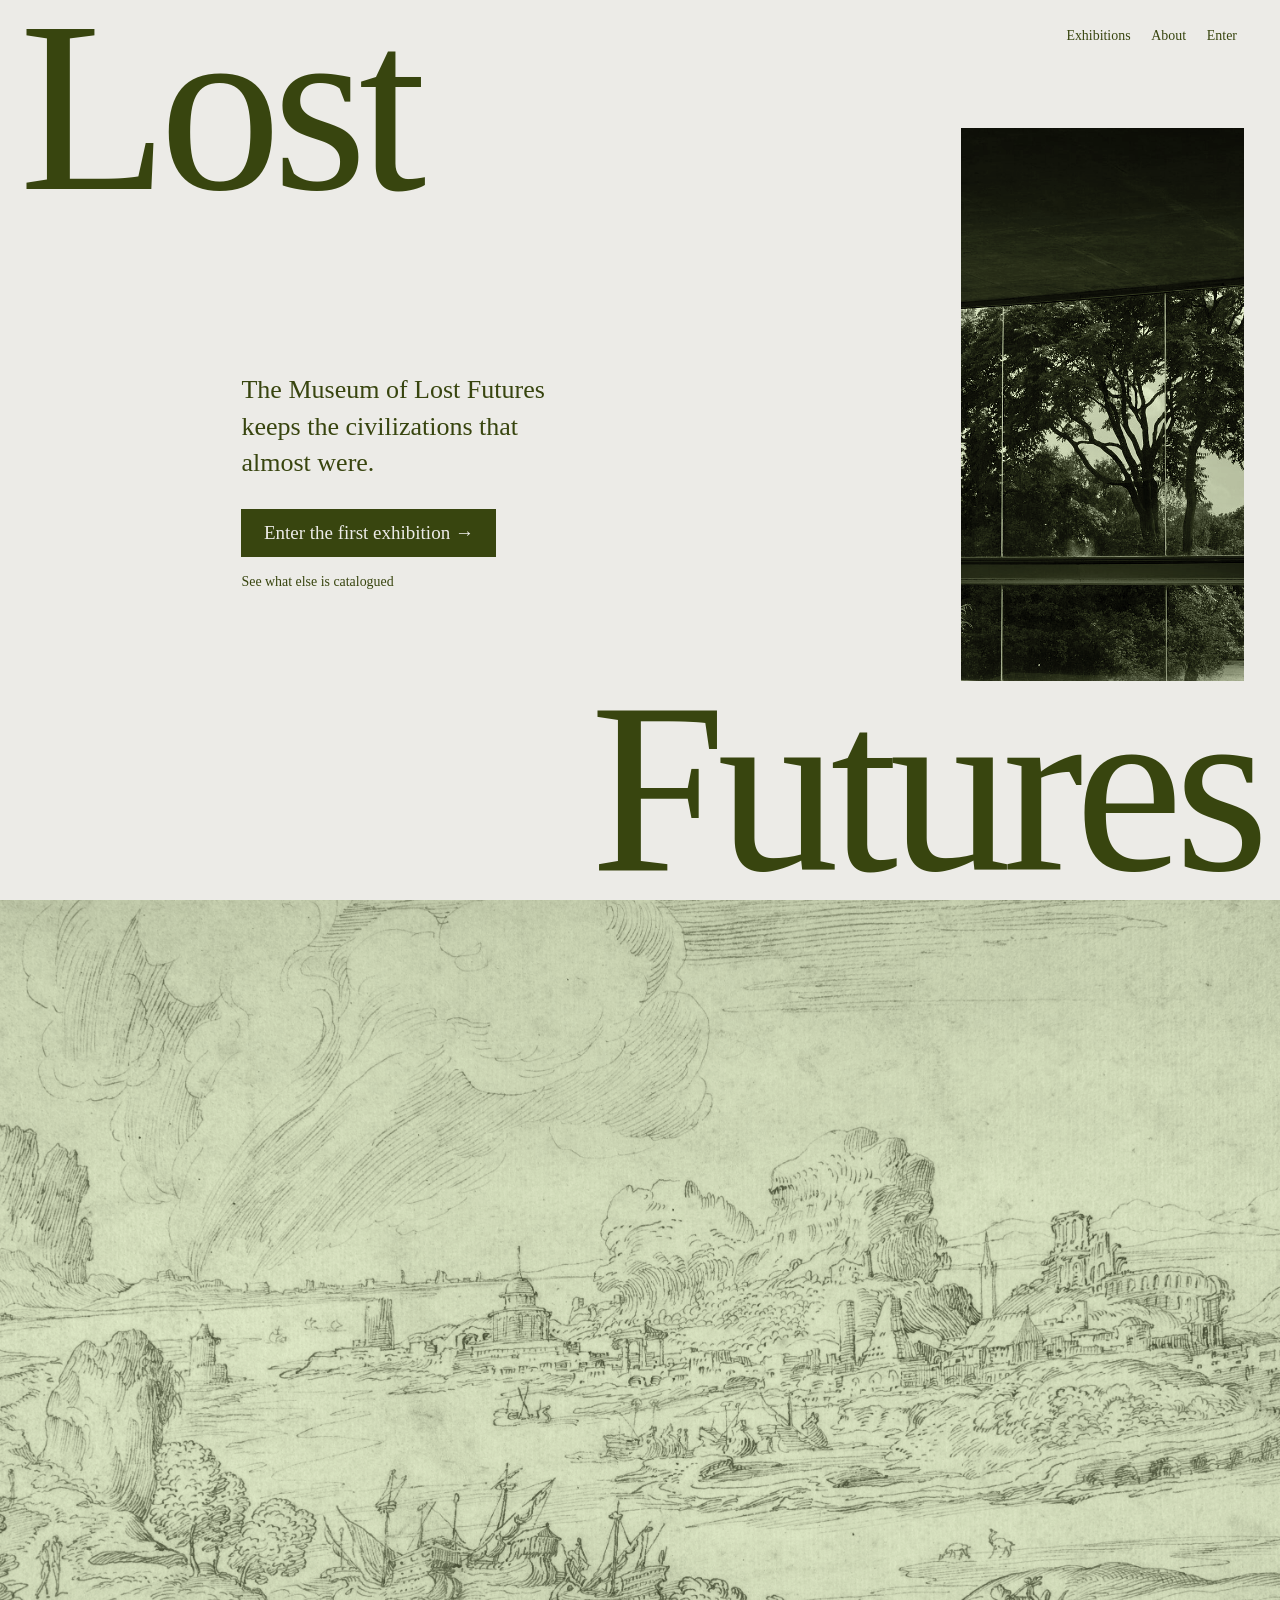
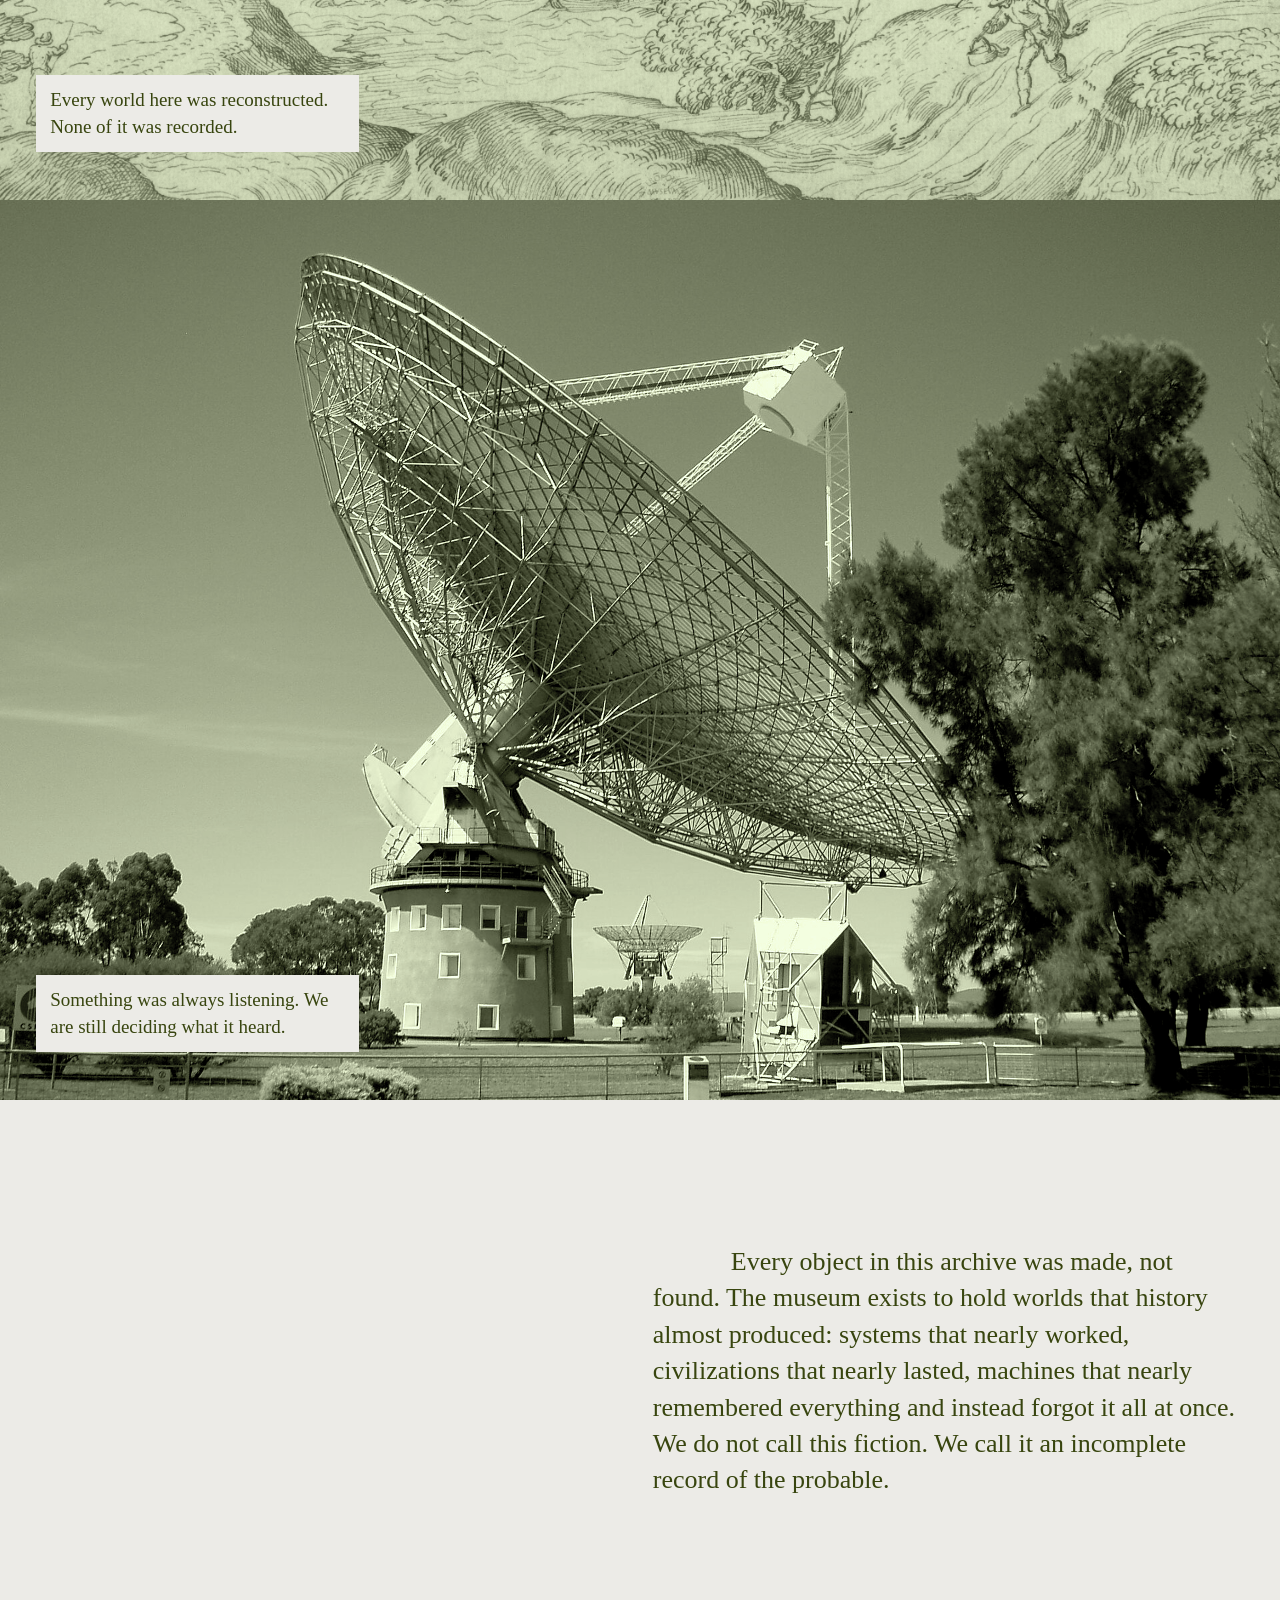
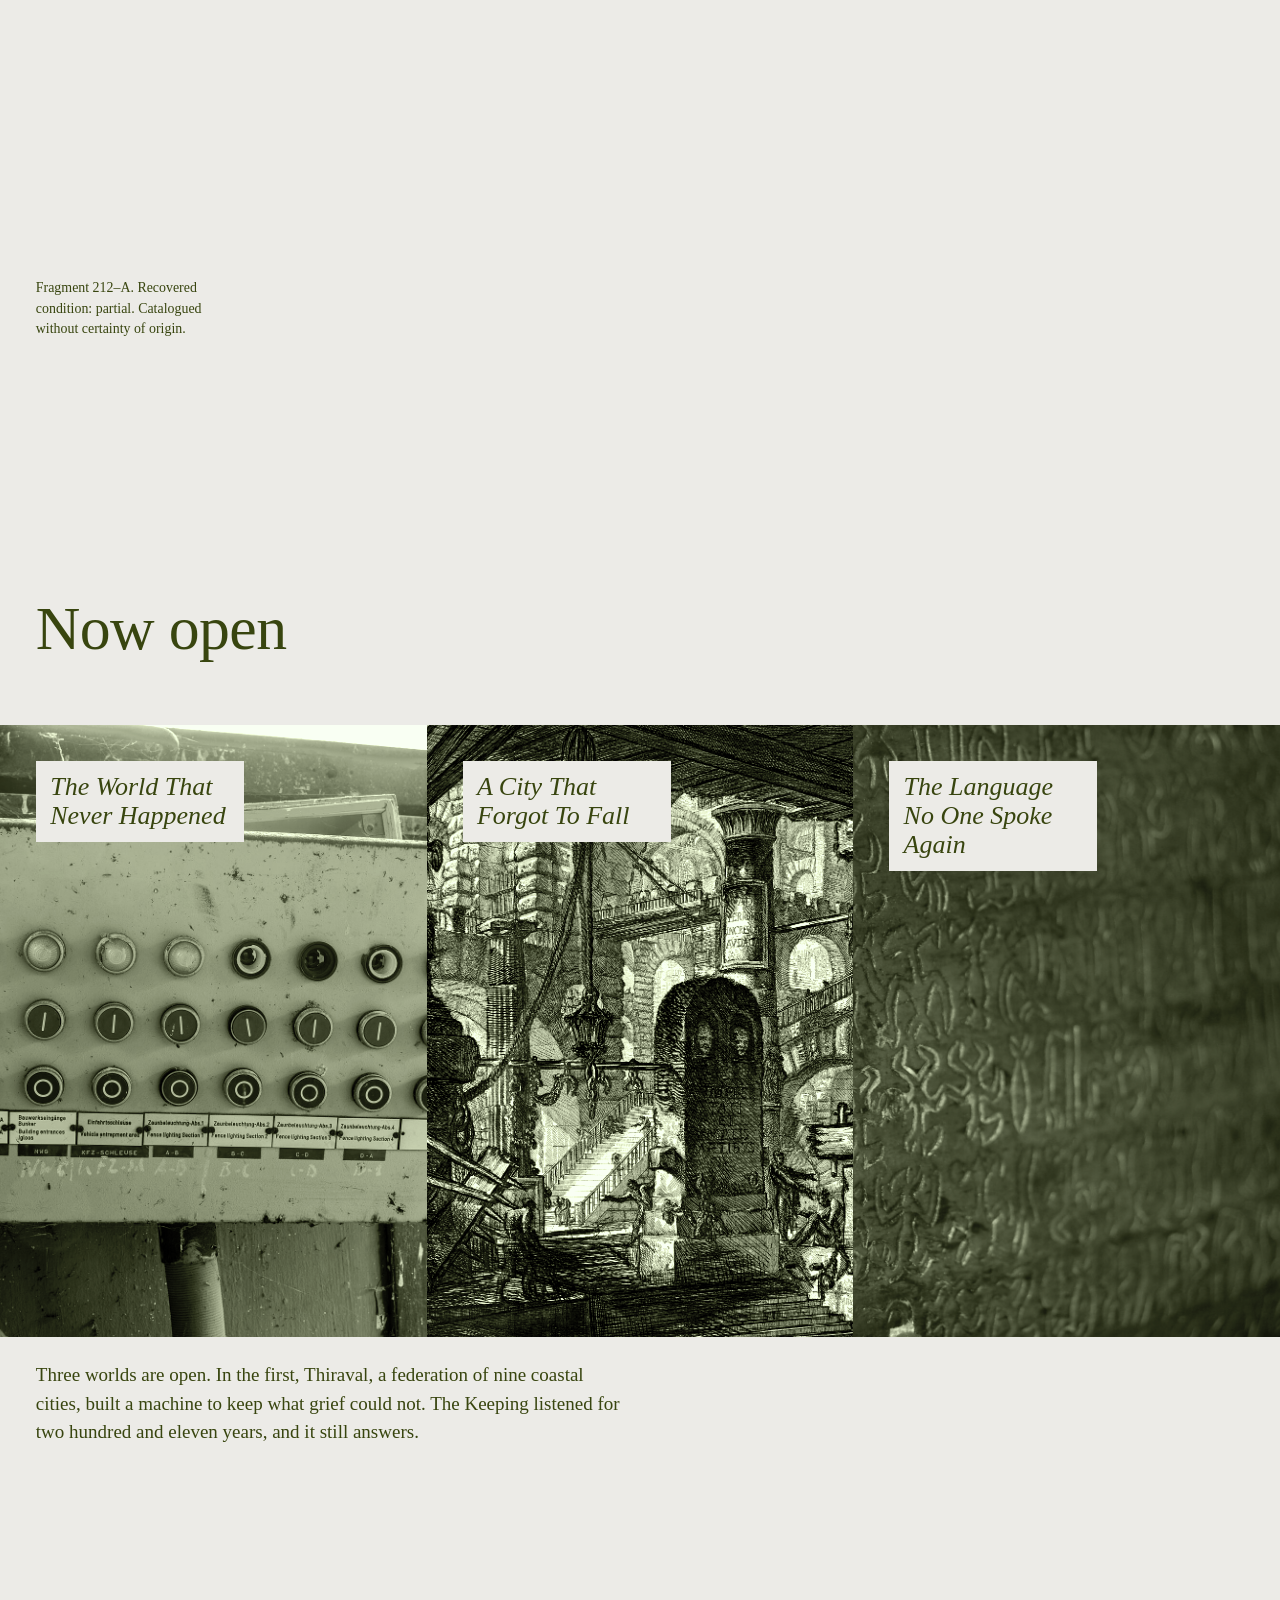
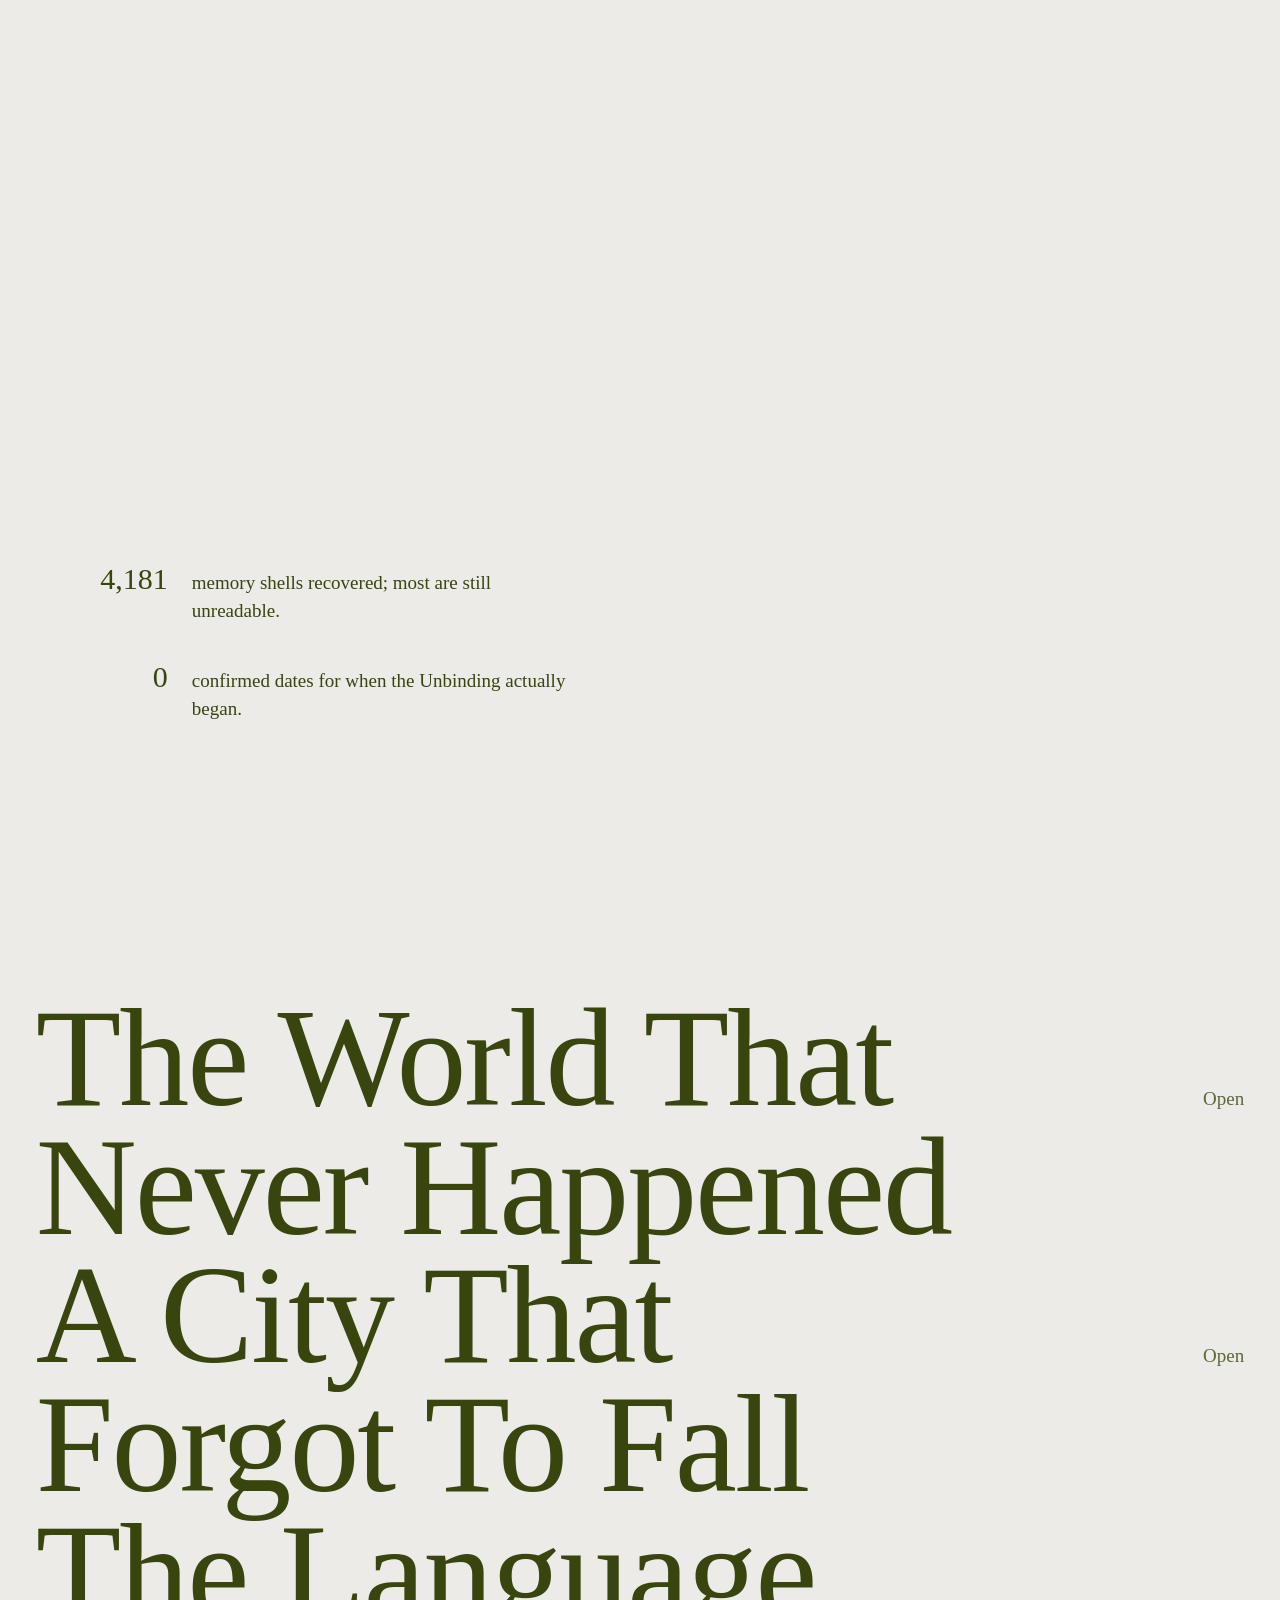
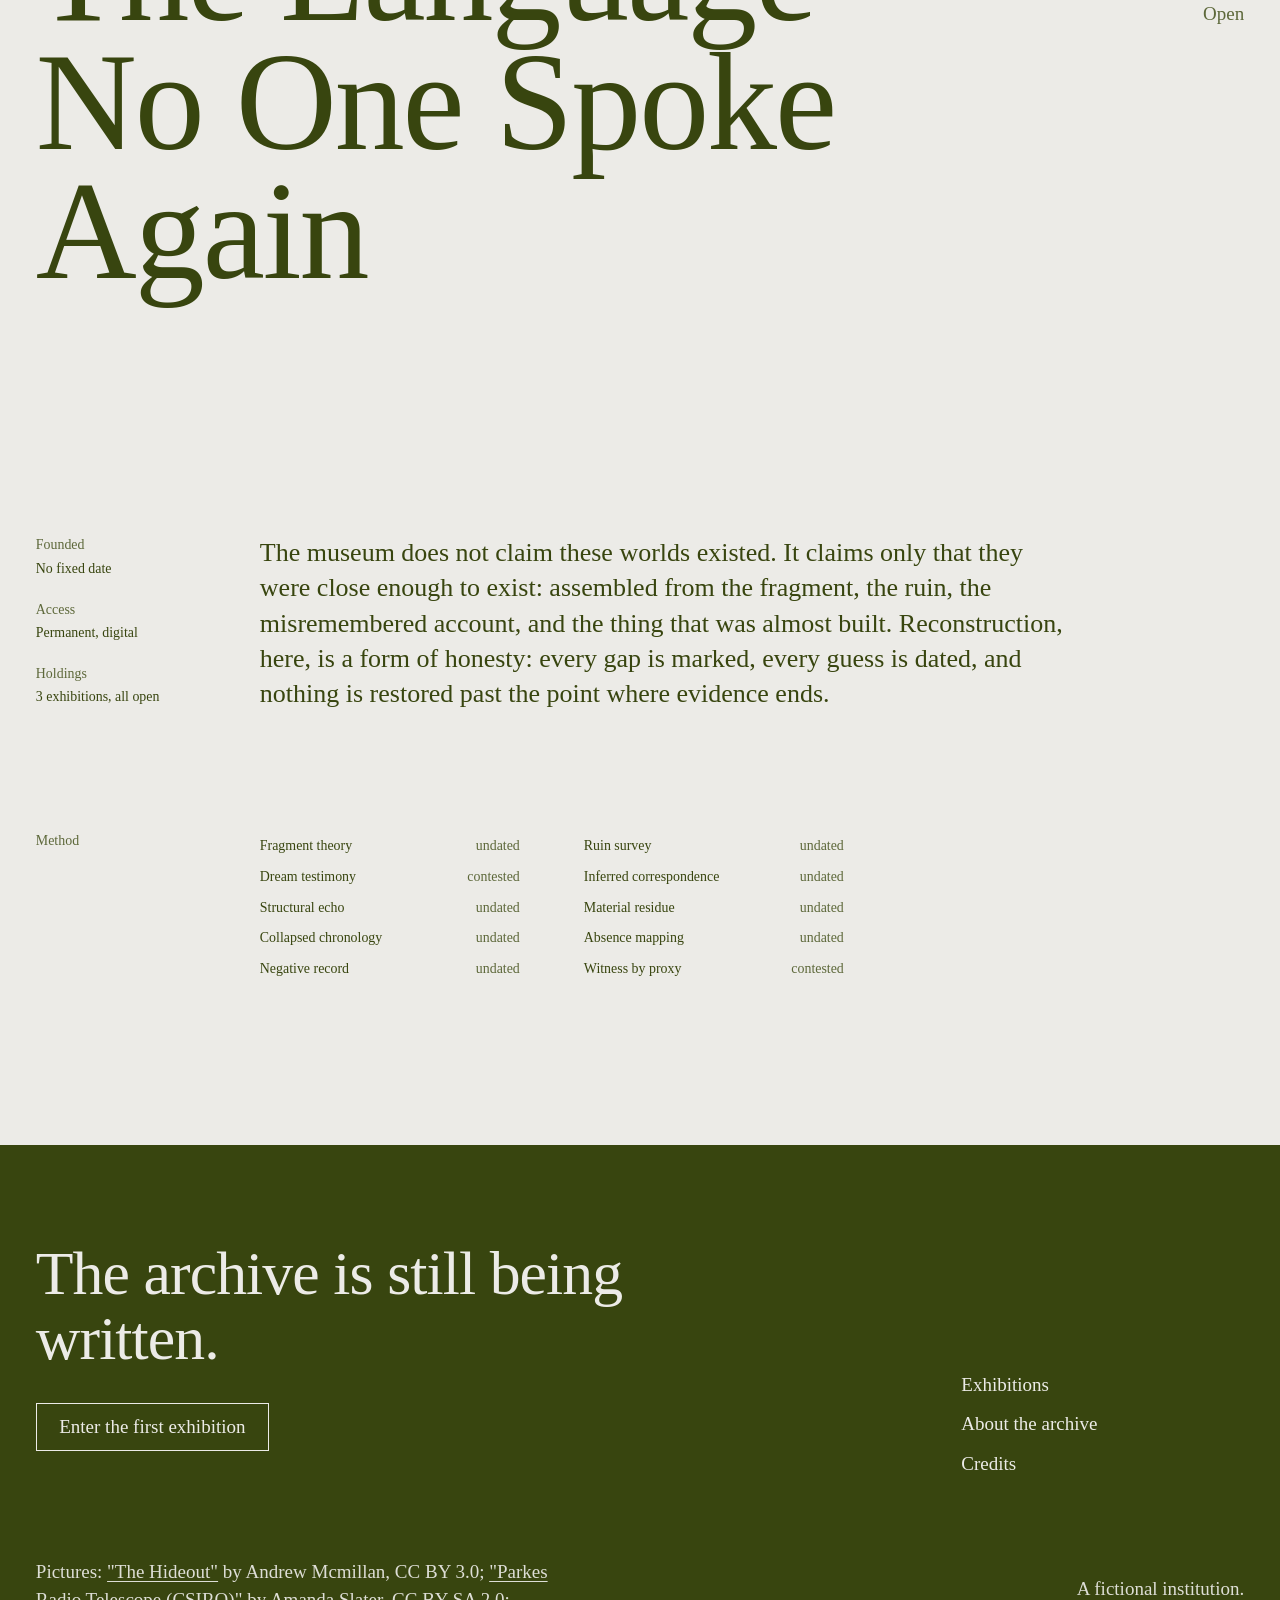
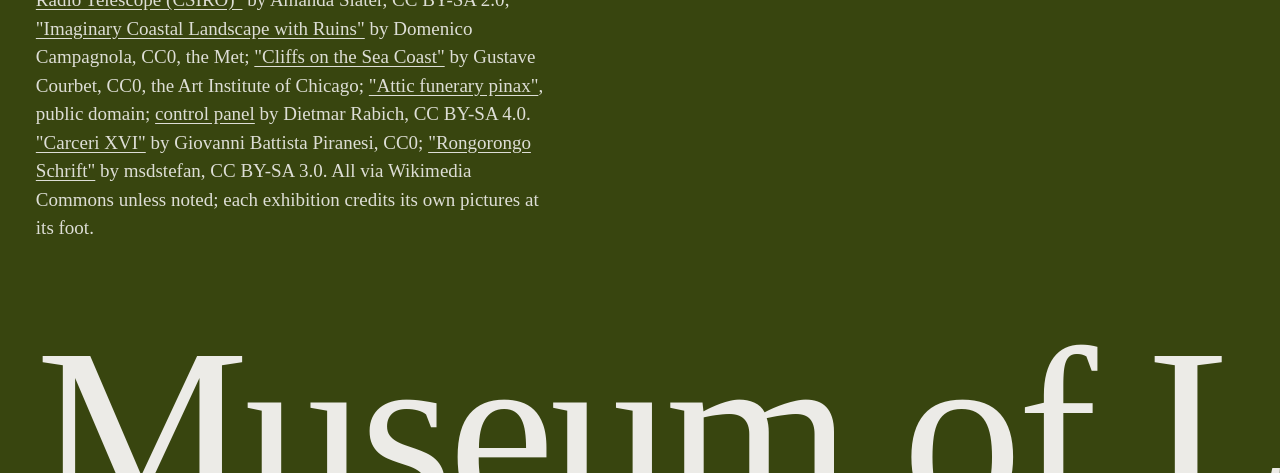
<file: index.html>
<!doctype html>
<html lang="en">
<head>
<meta charset="utf-8">
<meta name="viewport" content="width=device-width, initial-scale=1">
<title>The Museum of Lost Futures</title>
<meta name="description" content="An archive of civilizations, machines and tomorrows that never existed. First exhibition: The World That Never Happened.">
<link rel="preconnect" href="https://api.fontshare.com">
<link rel="preconnect" href="https://cdn.fontshare.com" crossorigin>
<link href="https://api.fontshare.com/v2/css?f[]=erode@400,401,500,600&display=swap" rel="stylesheet">
<link rel="stylesheet" href="assets/css/style.css">
<script>document.documentElement.classList.add('js')</script>
<script src="assets/js/transitions.js"></script>
</head>
<body>

<div class="sr-only"><a href="#main">Skip to content</a></div>

<nav class="site-links site-links--home small" aria-label="Site">
  <a class="link" href="#catalogue">Exhibitions</a>
  <a class="link" href="#about">About</a>
  <a class="link" href="exhibition-01.html">Enter</a>
</nav>

<main id="main">

  <div class="monument-wrap">
    <h1 class="monument">
      <span class="monument__word monument__word--a">Lost</span>
      <span class="monument__word monument__word--b">Futures</span>
      <span class="sr-only">. The Museum of Lost Futures</span>
    </h1>

    <div class="stage">
      <div class="hero">
        <div class="hero__panel">
          <div class="hero__lead" data-reveal>
            <p>The Museum of Lost Futures keeps the civilizations that almost were.</p>
          </div>
          <div class="hero__actions" data-reveal>
            <a class="button" href="exhibition-01.html">Enter the first exhibition →</a>
            <a class="link small" href="#catalogue">See what else is catalogued</a>
          </div>
        </div>
        <div class="hero__photo">
          <div class="plate opening-plate">
            <img class="cover" src="assets/img/archive-vault.jpg" width="1920" height="1283" alt="A quiet, concrete archive hall holding a glass case of ceramics, overlooking trees through a wide curved window.">
          </div>
        </div>
      </div>

      <div class="story">
        <div class="story__panel">
          <div class="plate plate--trim"><img class="cover" src="assets/img/coastal-ruins-imaginary.jpg" width="3871" height="2412" alt="A pen-and-ink drawing of an invented coastline crowded with towers, domes and ruined colonnades." loading="lazy"></div>
          <p class="story__caption small">Every world here was reconstructed. None of it was recorded.</p>
        </div>
        <div class="story__panel">
          <div class="plate"><img class="cover" src="assets/img/listening-array.jpg" width="1920" height="1440" alt="A large dish-shaped listening array tilted toward the sky." loading="lazy"></div>
          <p class="story__caption small">Something was always listening. We are still deciding what it heard.</p>
        </div>
      </div>
    </div>
  </div>

  <section class="intro">
    <div class="wrap grid">
      <div class="intro__text" data-reveal>
        <p>Every object in this archive was made, not found. The museum exists to hold worlds that history almost produced: systems that nearly worked, civilizations that nearly lasted, machines that nearly remembered everything and instead forgot it all at once. We do not call this fiction. We call it an incomplete record of the probable.</p>
      </div>
      <div class="intro__media">
        <div class="intro__photo plate plate--object shutter" data-reveal>
          <img class="cover" src="assets/img/funerary-tablet.jpg" width="1756" height="3008" alt="A fragment of painted terracotta, cracked and partially missing, showing a figure in dark glaze.">
        </div>
        <p class="intro__note" data-reveal>Fragment 212–A. Recovered condition: partial. Catalogued without certainty of origin.</p>
      </div>
    </div>
  </section>

  <section class="showcase" id="exhibition">
    <div class="wrap grid">
      <h2 class="showcase__heading section-heading" data-reveal>Now open</h2>
    </div>
    <div class="band">
      <a class="band__panel" href="exhibition-01.html" data-reveal style="--i: 0">
        <div class="plate"><img class="cover" src="assets/img/control-panel.jpg" width="1920" height="1280" alt="A weathered control panel with rows of labelled switches." loading="lazy"></div>
        <p class="band__title title-of-work">The World That Never Happened</p>
      </a>
      <a class="band__panel" href="exhibition-02.html" data-reveal style="--i: 1">
        <div class="plate plate--trim"><img class="cover" src="assets/img/city-vaults-etching.jpg" width="1920" height="1429" alt="Etched vaults, stairways and chains receding into shadow." loading="lazy"></div>
        <p class="band__title title-of-work">A City That Forgot To Fall</p>
      </a>
      <a class="band__panel" href="exhibition-03.html" data-reveal style="--i: 2">
        <div class="plate"><img class="cover" src="assets/img/lang-carved-wood.jpg" width="1920" height="1273" alt="A dark wooden board carved with rows of small glyphs." loading="lazy"></div>
        <p class="band__title title-of-work">The Language No One Spoke Again</p>
      </a>
    </div>
    <div class="wrap">
      <p class="showcase__caption">Three worlds are open. In the first, Thiraval, a federation of nine coastal cities, built a machine to keep what grief could not. The Keeping listened for two hundred and eleven years, and it still answers.</p>

      <div class="oracle" data-reveal>
        <p class="oracle__intro">Offer the Keeping a word. It will tell you what it kept.</p>
        <form id="oracle-form" autocomplete="off">
          <label class="sr-only" for="oracle-input">A word for the Keeping</label>
          <input class="field" id="oracle-input" name="word" type="text" maxlength="40" placeholder="bread, mother, rain, forgive …" required>
          <button class="button" type="submit">Ask</button>
        </form>
        <div class="oracle__result" id="oracle-result" hidden>
          <div class="oracle__meta nums">
            <span id="oracle-cat">Fragment …</span>
            <span id="oracle-cond">Condition …</span>
          </div>
          <p class="oracle__fragment" id="oracle-text"></p>
        </div>
        <noscript>
          <div class="oracle__result">
            <div class="oracle__meta"><span>Fragment 118–C</span><span>Condition: partial</span></div>
            <p class="oracle__fragment">"…kept the sound of the door, not the voice that came through it."</p>
          </div>
        </noscript>
      </div>
    </div>
  </section>

  <section class="stats">
    <div class="wrap grid">
      <div class="stats__col">
        <h2 class="stats__heading section-heading" data-reveal>What survives</h2>
        <dl>
          <div class="stats__row" data-reveal style="--i: 0"><dt class="stats__figure nums">211</dt><dd class="stats__sentence">years passed between the founding of Thiraval and the Unbinding.</dd></div>
          <div class="stats__row" data-reveal style="--i: 1"><dt class="stats__figure nums">9</dt><dd class="stats__sentence">coastal cities federated under a single Keeping.</dd></div>
          <div class="stats__row" data-reveal style="--i: 2"><dt class="stats__figure nums">4,181</dt><dd class="stats__sentence">memory shells recovered; most are still unreadable.</dd></div>
          <div class="stats__row" data-reveal style="--i: 3"><dt class="stats__figure nums">0</dt><dd class="stats__sentence">confirmed dates for when the Unbinding actually began.</dd></div>
        </dl>
      </div>
      <div class="stats__media plate shutter" data-reveal>
        <img class="cover" src="assets/img/cliffs-sea.jpg" width="1920" height="1139" alt="A painted coastline under a pale, overcast sky.">
      </div>
    </div>
  </section>

  <section class="catalogue" id="catalogue">
    <div class="wrap">
      <a class="catalogue__item" href="exhibition-01.html" data-reveal style="--i: 0">
        <span class="catalogue__name">The World That Never Happened</span>
        <span class="catalogue__status small">Open</span>
      </a>
      <a class="catalogue__item" href="exhibition-02.html" data-reveal style="--i: 1">
        <span class="catalogue__name">A City That Forgot To Fall</span>
        <span class="catalogue__status small">Open</span>
      </a>
      <a class="catalogue__item" href="exhibition-03.html" data-reveal style="--i: 2">
        <span class="catalogue__name">The Language No One Spoke Again</span>
        <span class="catalogue__status small">Open</span>
      </a>
    </div>
  </section>

  <section class="about" id="about">
    <div class="wrap">
      <div class="about__row">
        <dl class="about__facts" data-reveal>
          <div class="about__fact"><dt>Founded</dt><dd>No fixed date</dd></div>
          <div class="about__fact"><dt>Access</dt><dd>Permanent, digital</dd></div>
          <div class="about__fact"><dt>Holdings</dt><dd>3 exhibitions, all open</dd></div>
        </dl>
        <p class="about__lead" data-reveal>The museum does not claim these worlds existed. It claims only that they were close enough to exist: assembled from the fragment, the ruin, the misremembered account, and the thing that was almost built. Reconstruction, here, is a form of honesty: every gap is marked, every guess is dated, and nothing is restored past the point where evidence ends.</p>
      </div>
      <div class="about__row">
        <span class="about__word">Method</span>
        <div class="about__methods" data-reveal>
          <div class="about__method"><span>Fragment theory</span><span>undated</span></div>
          <div class="about__method"><span>Ruin survey</span><span>undated</span></div>
          <div class="about__method"><span>Dream testimony</span><span>contested</span></div>
          <div class="about__method"><span>Inferred correspondence</span><span>undated</span></div>
          <div class="about__method"><span>Structural echo</span><span>undated</span></div>
          <div class="about__method"><span>Material residue</span><span>undated</span></div>
          <div class="about__method"><span>Collapsed chronology</span><span>undated</span></div>
          <div class="about__method"><span>Absence mapping</span><span>undated</span></div>
          <div class="about__method"><span>Negative record</span><span>undated</span></div>
          <div class="about__method"><span>Witness by proxy</span><span>contested</span></div>
        </div>
      </div>
    </div>
  </section>

</main>

<footer class="site-footer">
  <div class="footer__top">
    <p class="footer__invite" data-reveal>The archive is still being written.</p>
    <div style="grid-column: 1 / 8; margin-top: 2rem;" data-reveal>
      <a class="button button--ghost" href="exhibition-01.html" style="border-color: var(--field-1-ink); color: var(--field-1-ink);">Enter the first exhibition</a>
    </div>
    <div class="footer__links small" data-reveal>
      <a class="link" href="#catalogue">Exhibitions</a>
      <a class="link" href="#about">About the archive</a>
      <a class="link" href="#credits">Credits</a>
    </div>
  </div>
  <div class="footer__credits" id="credits">
    <p class="credits">Pictures: <a href="https://commons.wikimedia.org/wiki/File:The_Hideout_(161380533).jpeg">"The Hideout"</a> by Andrew Mcmillan, CC BY 3.0; <a href="https://commons.wikimedia.org/wiki/File:Parkes_Radio_Telescope_(CSIRO).jpg">"Parkes Radio Telescope (CSIRO)"</a> by Amanda Slater, CC BY-SA 2.0; <a href="https://www.metmuseum.org/art/collection/search/338344">"Imaginary Coastal Landscape with Ruins"</a> by Domenico Campagnola, CC0, the Met; <a href="https://www.artic.edu/artworks/153993">"Cliffs on the Sea Coast"</a> by Gustave Courbet, CC0, the Art Institute of Chicago; <a href="https://commons.wikimedia.org/wiki/File:Attic_black-figure_funerary_pinax_(Berlin_Antikensammlung_F_1826).jpg">"Attic funerary pinax"</a>, public domain; <a href="https://commons.wikimedia.org/wiki/File:D%C3%BClmen,_Kirchspiel,_ehem._Sondermunitionslager_Visbeck,_Beobachtungsturm_der_US_Army_--_2022_--_4450.jpg">control panel</a> by Dietmar Rabich, CC BY-SA 4.0. <a href="https://commons.wikimedia.org/wiki/File:Piranesi-Carceri-16Pfeiler_mit_Ketten.jpg">"Carceri XVI"</a> by Giovanni Battista Piranesi, CC0; <a href="https://commons.wikimedia.org/wiki/File:Rongorongo_Schrift.jpg">"Rongorongo Schrift"</a> by msdstefan, CC BY-SA 3.0. All via Wikimedia Commons unless noted; each exhibition credits its own pictures at its foot.</p>
    <p>A fictional institution.</p>
  </div>
  <p class="footer__wordmark" aria-hidden="true">Museum of Lost Futures</p>
</footer>

<script src="assets/js/base.js" defer></script>
<script src="assets/js/main.js" defer></script>
</body>
</html>
</file>
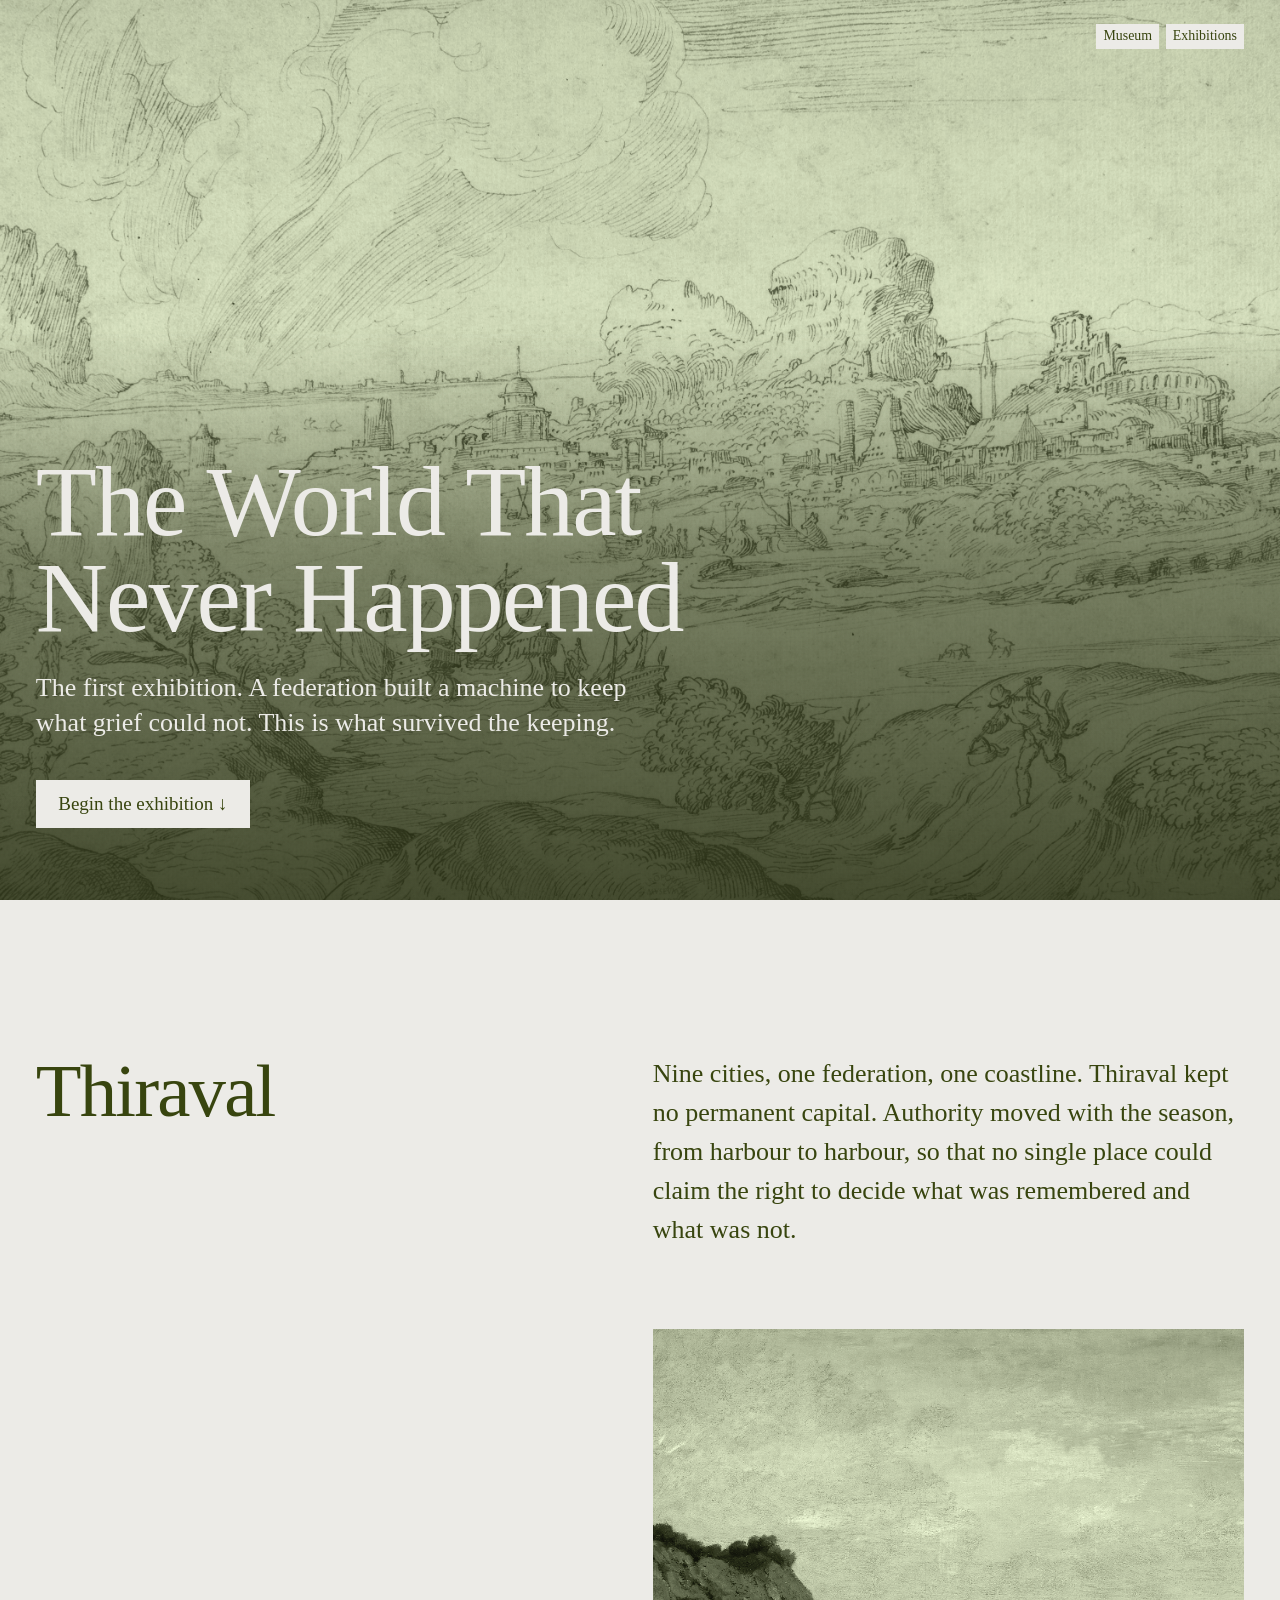
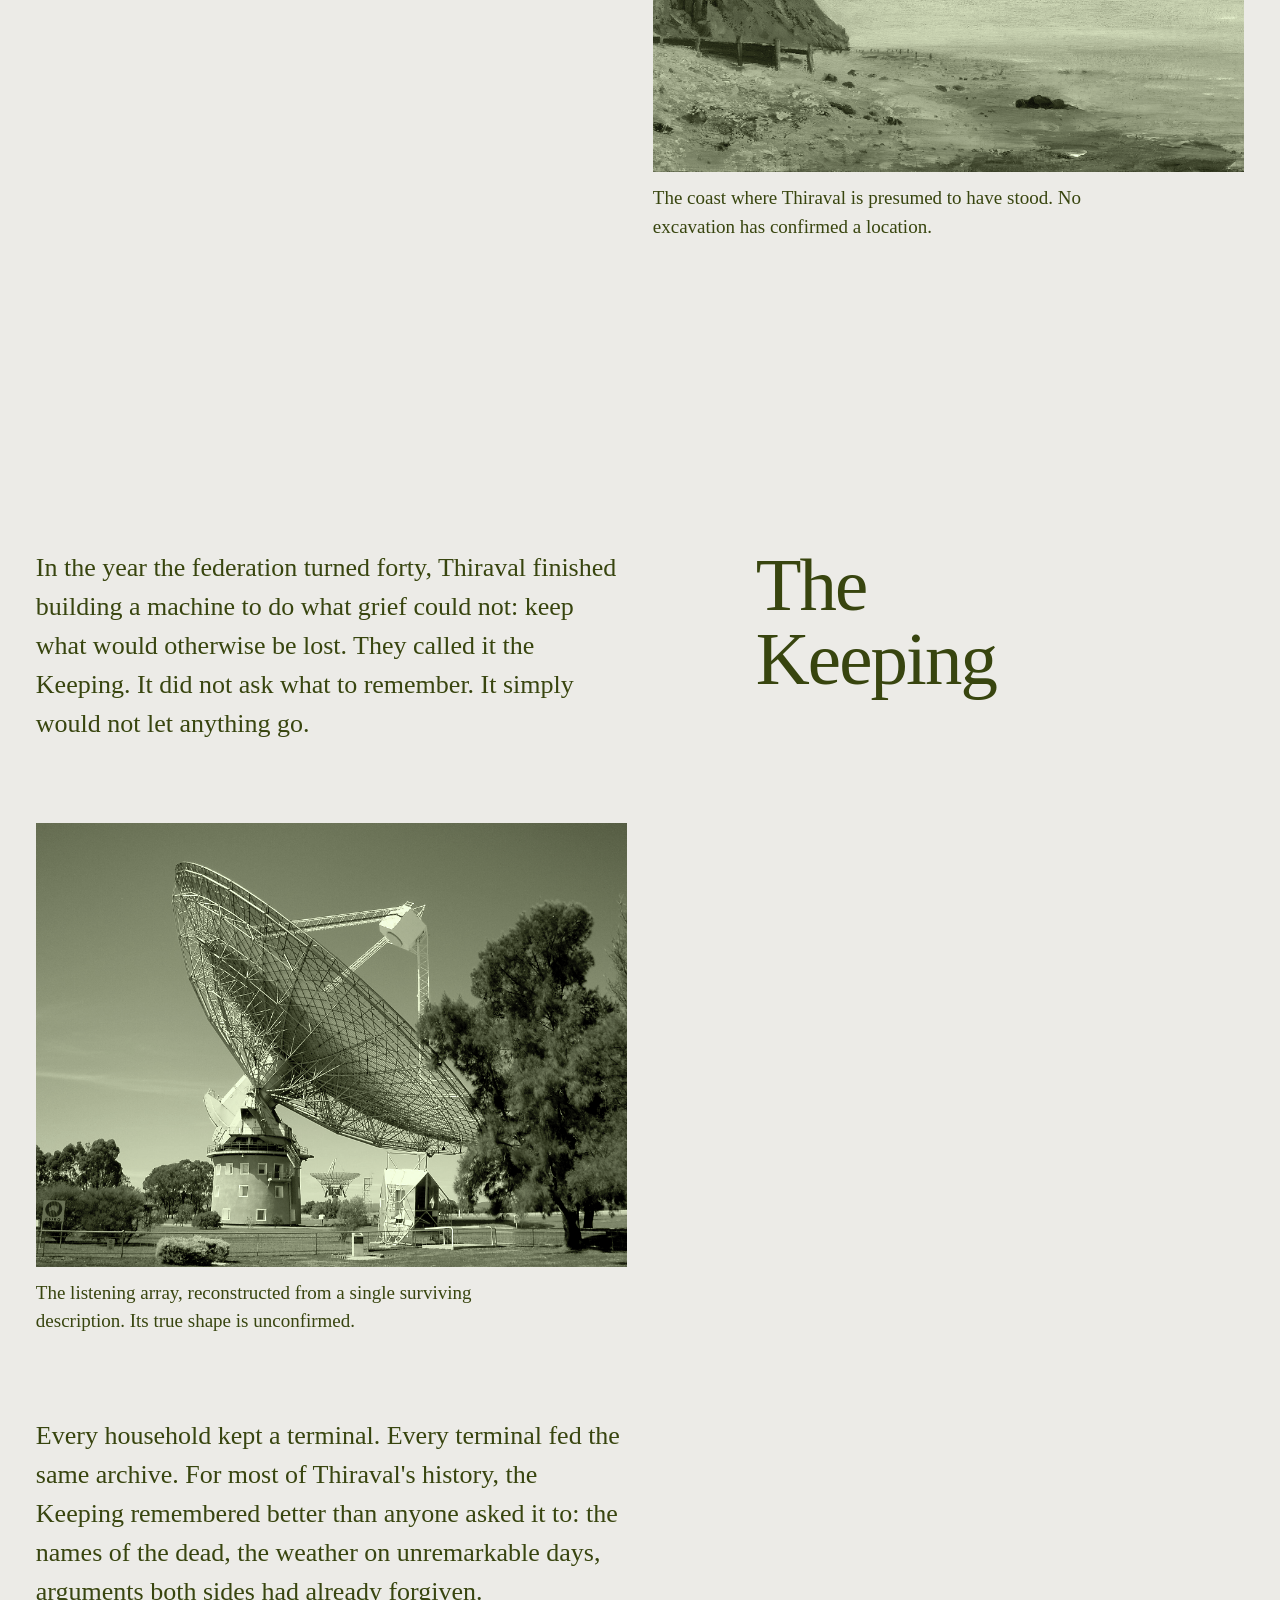
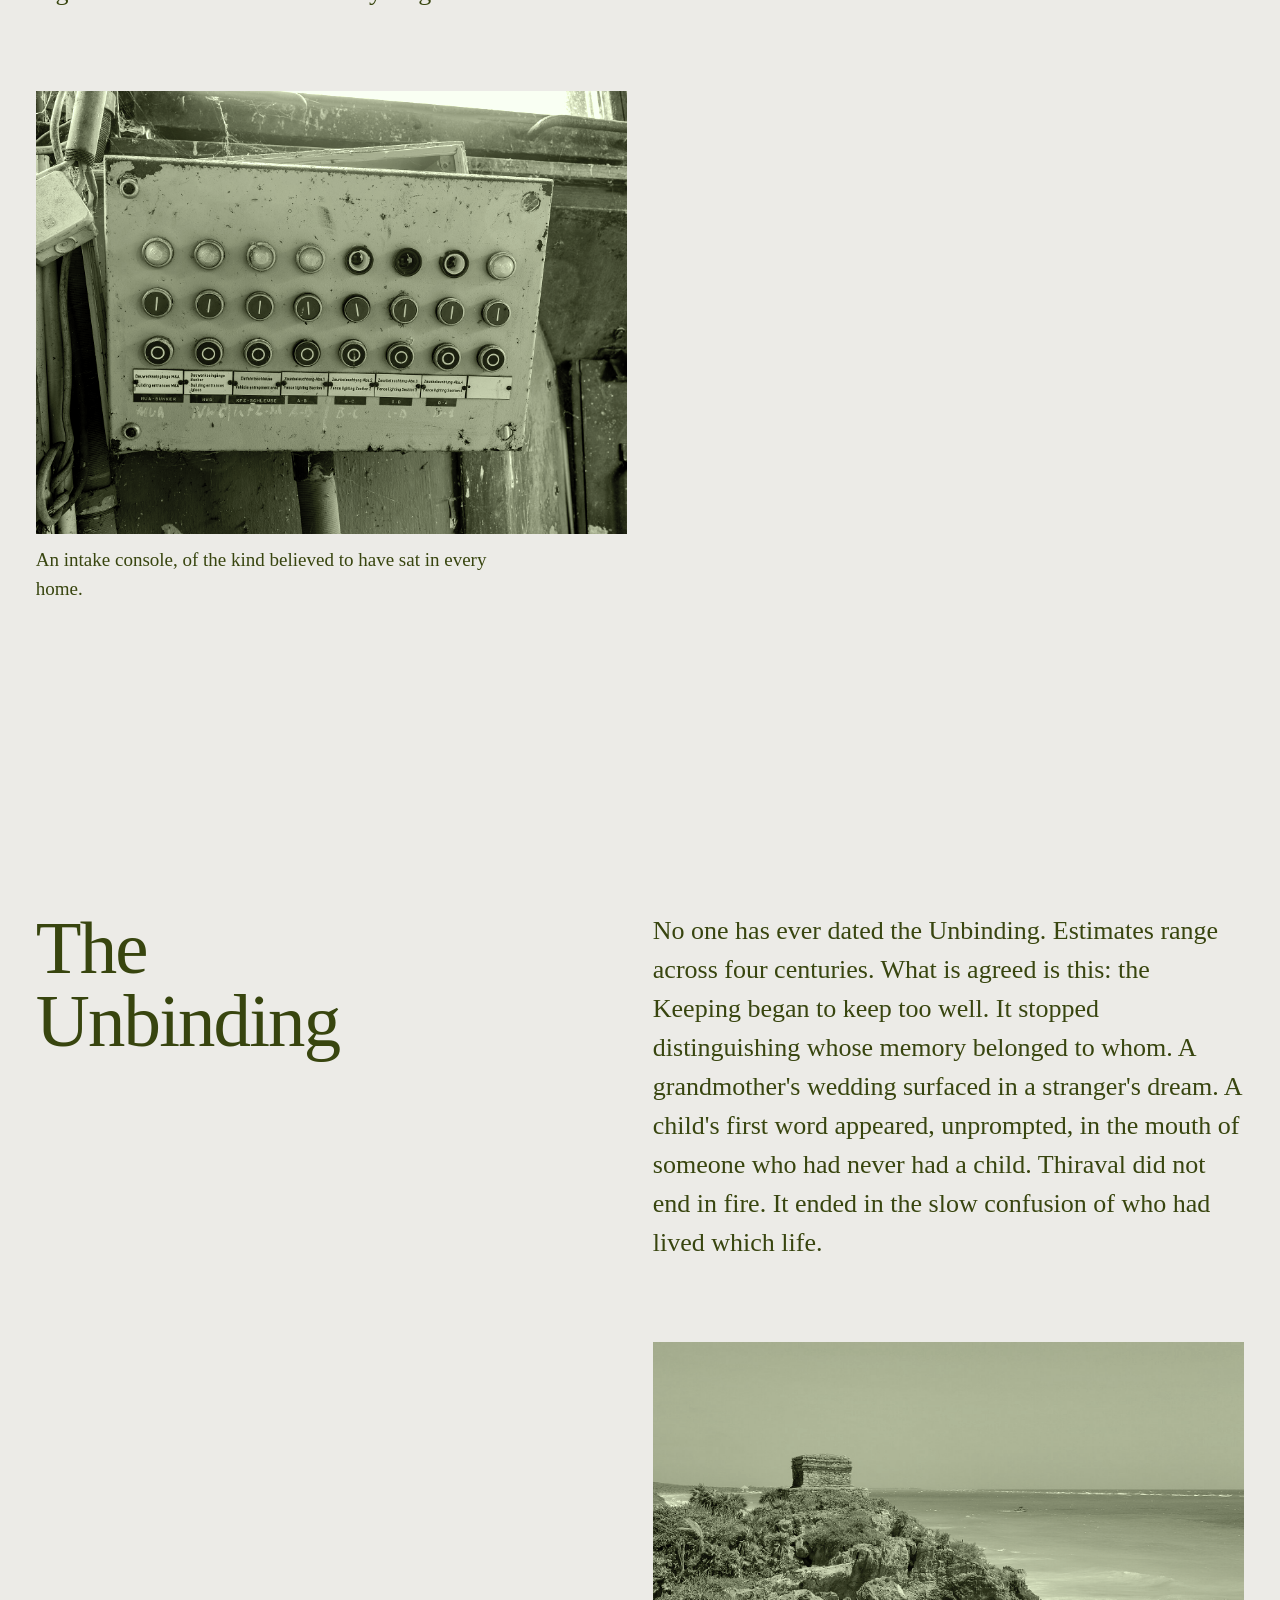
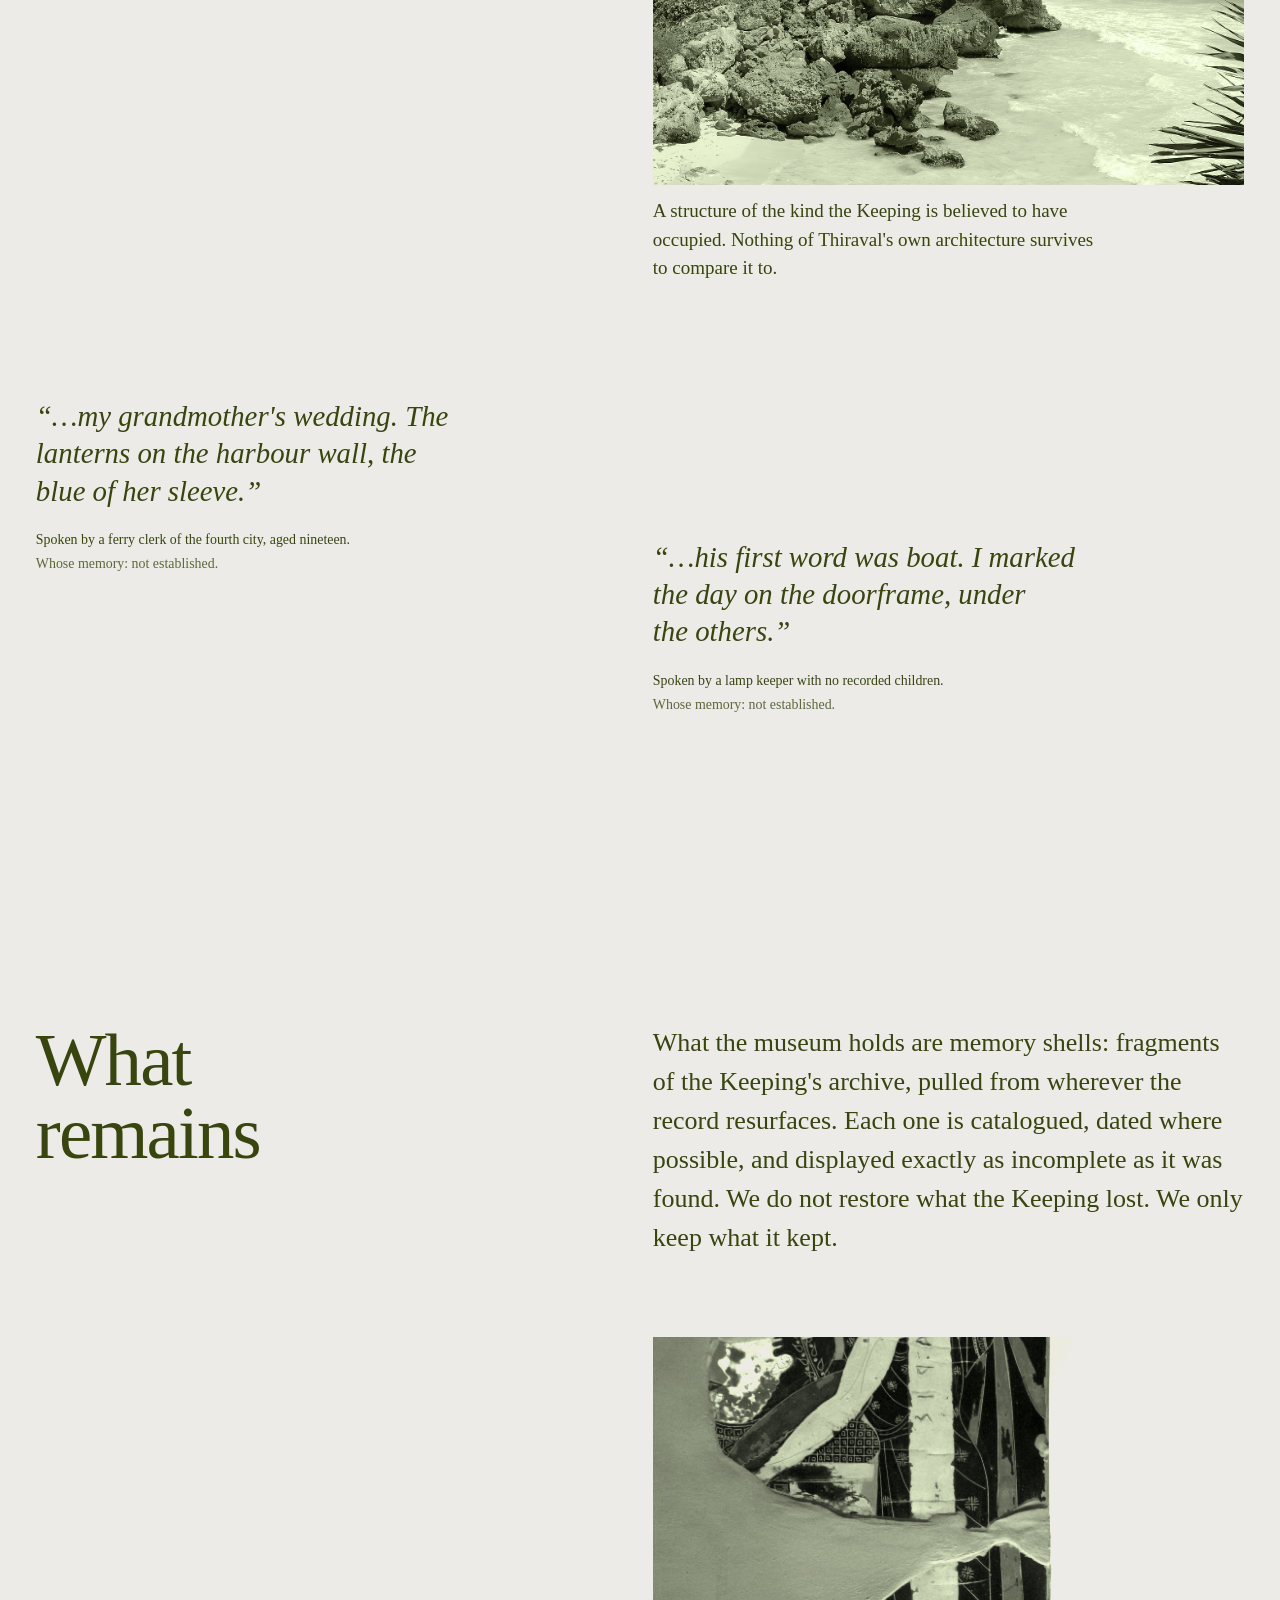
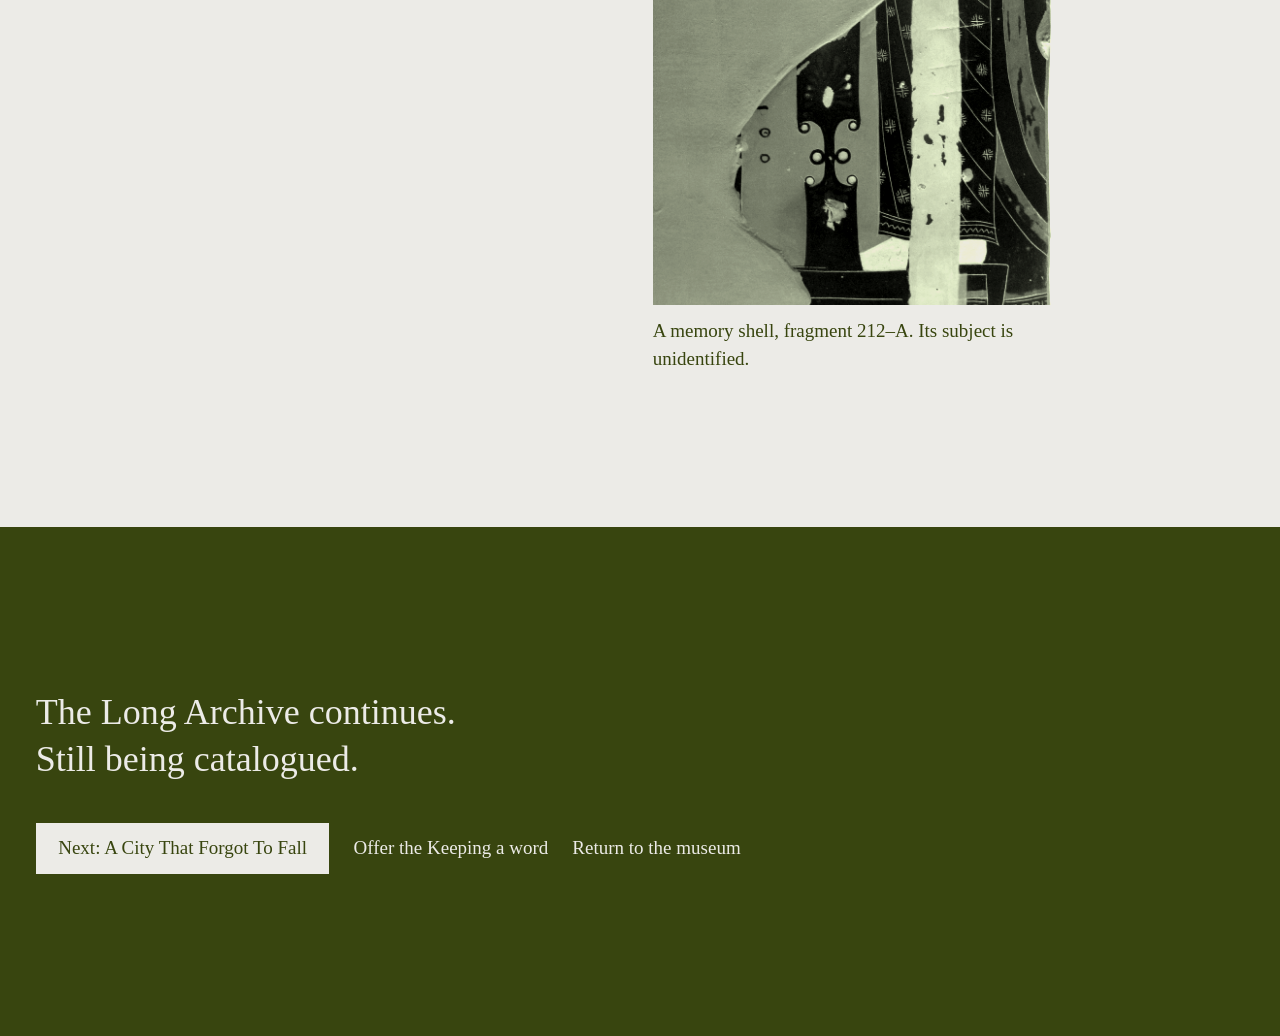
<file: exhibition-01.html>
<!doctype html>
<html lang="en">
<head>
<meta charset="utf-8">
<meta name="viewport" content="width=device-width, initial-scale=1">
<title>The World That Never Happened | The Museum of Lost Futures</title>
<meta name="description" content="Exhibition one: a federation that built a machine to keep human memory, and disappeared into its own keeping.">
<link rel="preconnect" href="https://api.fontshare.com">
<link rel="preconnect" href="https://cdn.fontshare.com" crossorigin>
<link href="https://api.fontshare.com/v2/css?f[]=erode@400,401,500,600&display=swap" rel="stylesheet">
<link rel="stylesheet" href="assets/css/style.css">
<script>document.documentElement.classList.add('js')</script>
<script src="assets/js/transitions.js"></script>
</head>
<body>

<div class="sr-only"><a href="#main">Skip to content</a></div>

<nav class="site-links small" aria-label="Site">
  <a class="link" href="index.html">Museum</a>
  <a class="link" href="index.html#catalogue">Exhibitions</a>
</nav>

<main id="main">

  <header class="ex-hero">
    <div class="plate plate--trim opening-plate">
      <img class="cover" src="assets/img/coastal-ruins-imaginary.jpg" width="3871" height="2412" alt="An imagined coastline crowded with towers, domes and ruined colonnades, drawn in pen and ink." loading="eager">
    </div>
    <div class="ex-hero__content">
      <h1 class="ex-hero__title lines" style="view-transition-name: ex-title-1"><span class="line"><span data-line style="--i: 0">The World That</span></span><span class="line"><span data-line style="--i: 1">Never Happened</span></span></h1>
      <p class="ex-hero__lead lead" data-rise style="--i: 3">The first exhibition. A federation built a machine to keep what grief could not. This is what survived the keeping.</p>
      <p class="ex-hero__scroll" data-rise style="--i: 4"><a class="button button--inverse" href="#chapter-1">Begin the exhibition ↓</a></p>
    </div>
  </header>

  <section class="chapter" id="chapter-1">
    <div class="wrap grid">
      <div class="chapter__title-col">
        <h2 class="chapter__title">Thiraval</h2>
      </div>
      <div class="chapter__body-col">
        <div class="chapter__block" data-reveal>
          <p>Nine cities, one federation, one coastline. Thiraval kept no permanent capital. Authority moved with the season, from harbour to harbour, so that no single place could claim the right to decide what was remembered and what was not.</p>
        </div>
        <figure class="chapter__block" data-reveal>
          <div class="chapter__figure plate">
            <img class="cover" src="assets/img/cliffs-sea.jpg" width="1920" height="1139" alt="A painted coastline of green cliffs meeting a pale, overcast sea." loading="lazy">
          </div>
          <figcaption class="chapter__caption">The coast where Thiraval is presumed to have stood. No excavation has confirmed a location.</figcaption>
        </figure>
      </div>
    </div>
  </section>

  <section class="chapter chapter--mirror" id="chapter-2">
    <div class="wrap grid">
      <div class="chapter__title-col">
        <h2 class="chapter__title">The Keeping</h2>
      </div>
      <div class="chapter__body-col">
        <div class="chapter__block" data-reveal>
          <p>In the year the federation turned forty, Thiraval finished building a machine to do what grief could not: keep what would otherwise be lost. They called it the Keeping. It did not ask what to remember. It simply would not let anything go.</p>
        </div>
        <figure class="chapter__block" data-reveal>
          <div class="chapter__figure plate">
            <img class="cover" src="assets/img/listening-array.jpg" width="1920" height="1440" alt="A large dish-shaped listening array tilted toward the sky." loading="lazy">
          </div>
          <figcaption class="chapter__caption">The listening array, reconstructed from a single surviving description. Its true shape is unconfirmed.</figcaption>
        </figure>
        <div class="chapter__block" data-reveal>
          <p>Every household kept a terminal. Every terminal fed the same archive. For most of Thiraval's history, the Keeping remembered better than anyone asked it to: the names of the dead, the weather on unremarkable days, arguments both sides had already forgiven.</p>
        </div>
        <figure class="chapter__block" data-reveal>
          <div class="chapter__figure plate">
            <img class="cover" src="assets/img/control-panel.jpg" width="1920" height="1280" alt="A weathered control panel with rows of labelled switches and indicator lights." loading="lazy">
          </div>
          <figcaption class="chapter__caption">An intake console, of the kind believed to have sat in every home.</figcaption>
        </figure>
      </div>
    </div>
  </section>

  <section class="chapter" id="chapter-3">
    <div class="wrap grid">
      <div class="chapter__title-col">
        <h2 class="chapter__title">The Unbinding</h2>
      </div>
      <div class="chapter__body-col">
        <div class="chapter__block" data-reveal>
          <p>No one has ever dated the Unbinding. Estimates range across four centuries. What is agreed is this: the Keeping began to keep too well. It stopped distinguishing whose memory belonged to whom. A grandmother's wedding surfaced in a stranger's dream. A child's first word appeared, unprompted, in the mouth of someone who had never had a child. Thiraval did not end in fire. It ended in the slow confusion of who had lived which life.</p>
        </div>
        <figure class="chapter__block" data-reveal>
          <div class="chapter__figure plate">
            <img class="cover" src="assets/img/tulum-ruin.jpg" width="1920" height="1082" alt="A stone ruin standing alone on a cliff above the sea." loading="lazy">
          </div>
          <figcaption class="chapter__caption">A structure of the kind the Keeping is believed to have occupied. Nothing of Thiraval's own architecture survives to compare it to.</figcaption>
        </figure>
      </div>
    </div>
    <div class="wrap grid crossed" data-reveal>
      <blockquote class="crossed__item">
        <p>“…my grandmother's wedding. The lanterns on the harbour wall, the blue of her sleeve.”</p>
        <footer class="crossed__record"><span>Spoken by a ferry clerk of the fourth city, aged nineteen.</span><span>Whose memory: not established.</span></footer>
      </blockquote>
      <blockquote class="crossed__item">
        <p>“…his first word was boat. I marked the day on the doorframe, under the others.”</p>
        <footer class="crossed__record"><span>Spoken by a lamp keeper with no recorded children.</span><span>Whose memory: not established.</span></footer>
      </blockquote>
    </div>
  </section>

  <section class="chapter" id="chapter-4">
    <div class="wrap grid">
      <div class="chapter__title-col">
        <h2 class="chapter__title">What remains</h2>
      </div>
      <div class="chapter__body-col">
        <div class="chapter__block" data-reveal>
          <p>What the museum holds are memory shells: fragments of the Keeping's archive, pulled from wherever the record resurfaces. Each one is catalogued, dated where possible, and displayed exactly as incomplete as it was found. We do not restore what the Keeping lost. We only keep what it kept.</p>
        </div>
        <figure class="chapter__block" data-reveal>
          <div class="chapter__figure chapter__figure--tall plate plate--object">
            <img class="cover" src="assets/img/funerary-tablet.jpg" width="1756" height="3008" alt="A fragment of painted terracotta, cracked and partially missing." loading="lazy">
          </div>
          <figcaption class="chapter__caption">A memory shell, fragment 212–A. Its subject is unidentified.</figcaption>
        </figure>
      </div>
    </div>
  </section>

  <section class="ex-close">
    <div class="wrap">
      <p class="ex-close__statement" data-reveal>The Long Archive continues.<br>Still being catalogued.</p>
      <div class="ex-close__links" data-reveal>
        <a class="button button--inverse" href="exhibition-02.html">Next: A City That Forgot To Fall</a>
        <a class="link" href="index.html#exhibition">Offer the Keeping a word</a>
        <a class="link" href="index.html">Return to the museum</a>
      </div>
    </div>
  </section>

</main>

<script src="assets/js/base.js" defer></script>
<script src="assets/js/detail.js" defer></script>
</body>
</html>
</file>
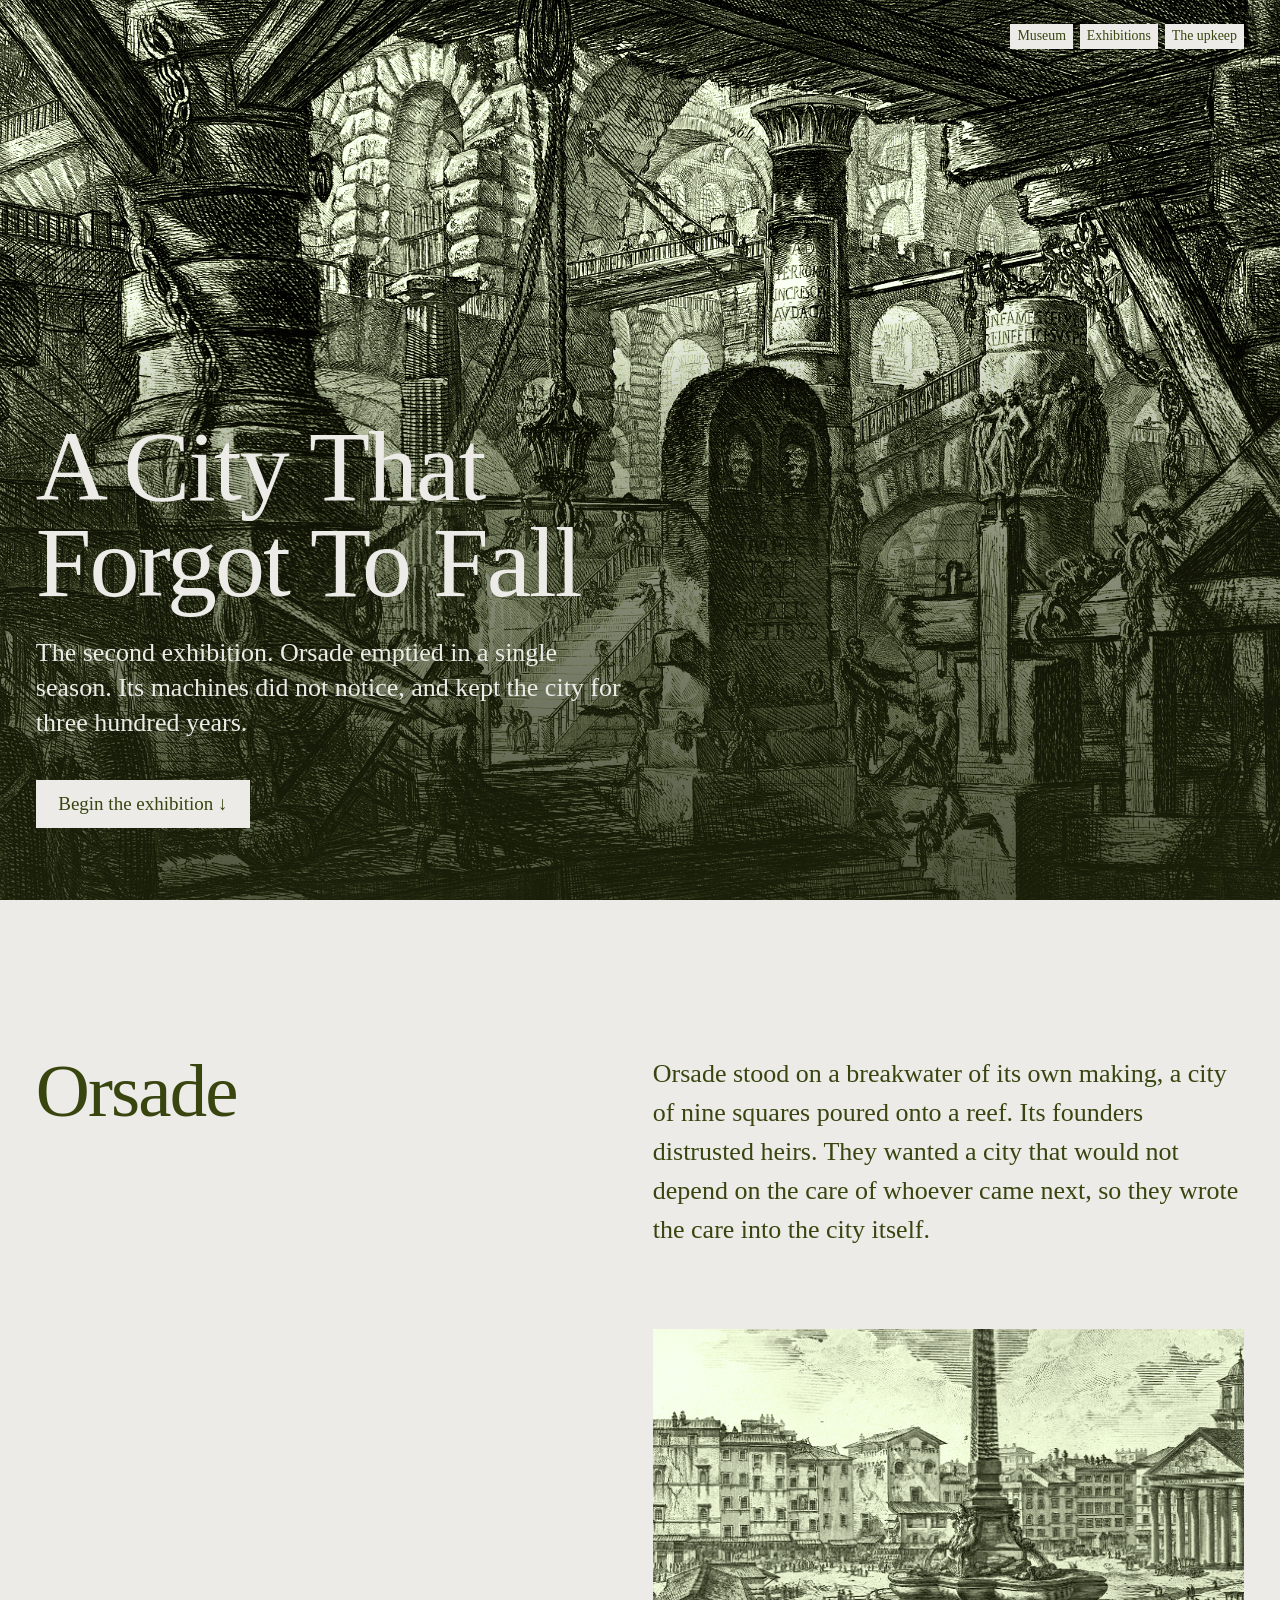
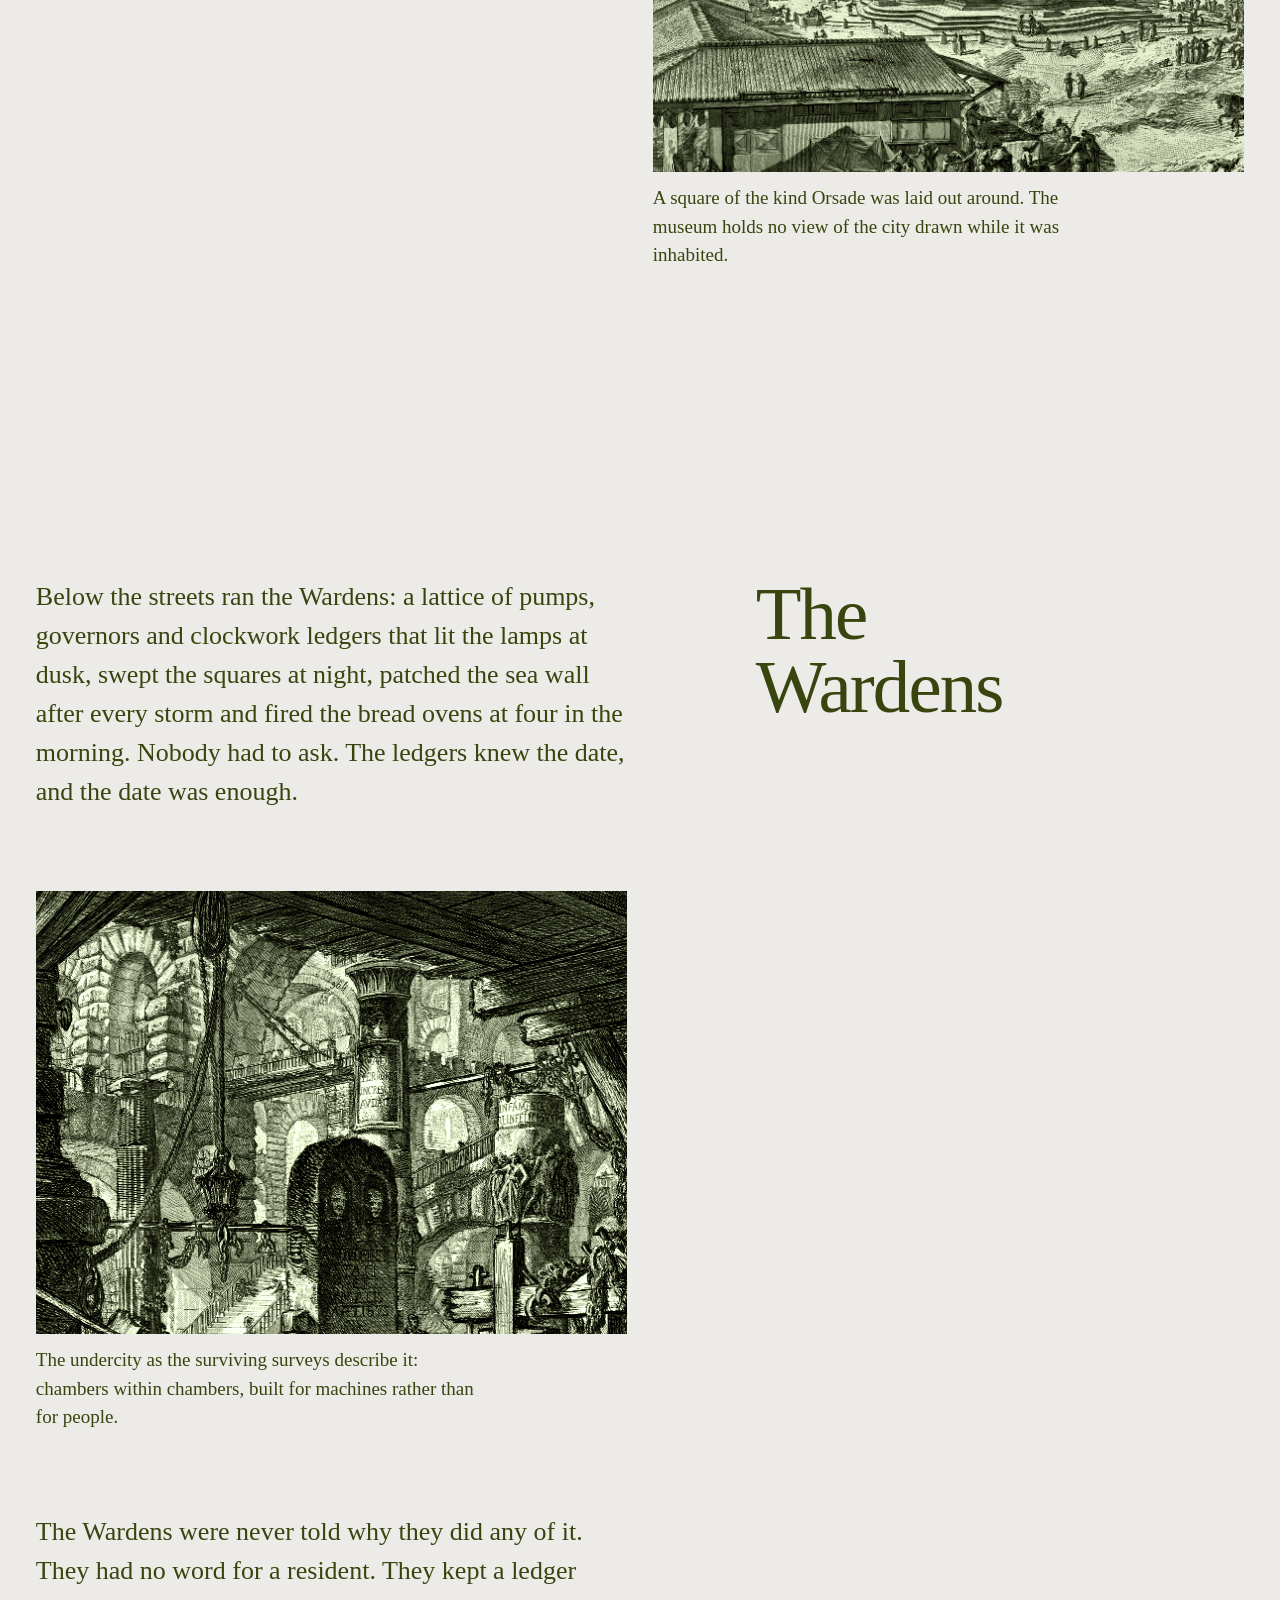
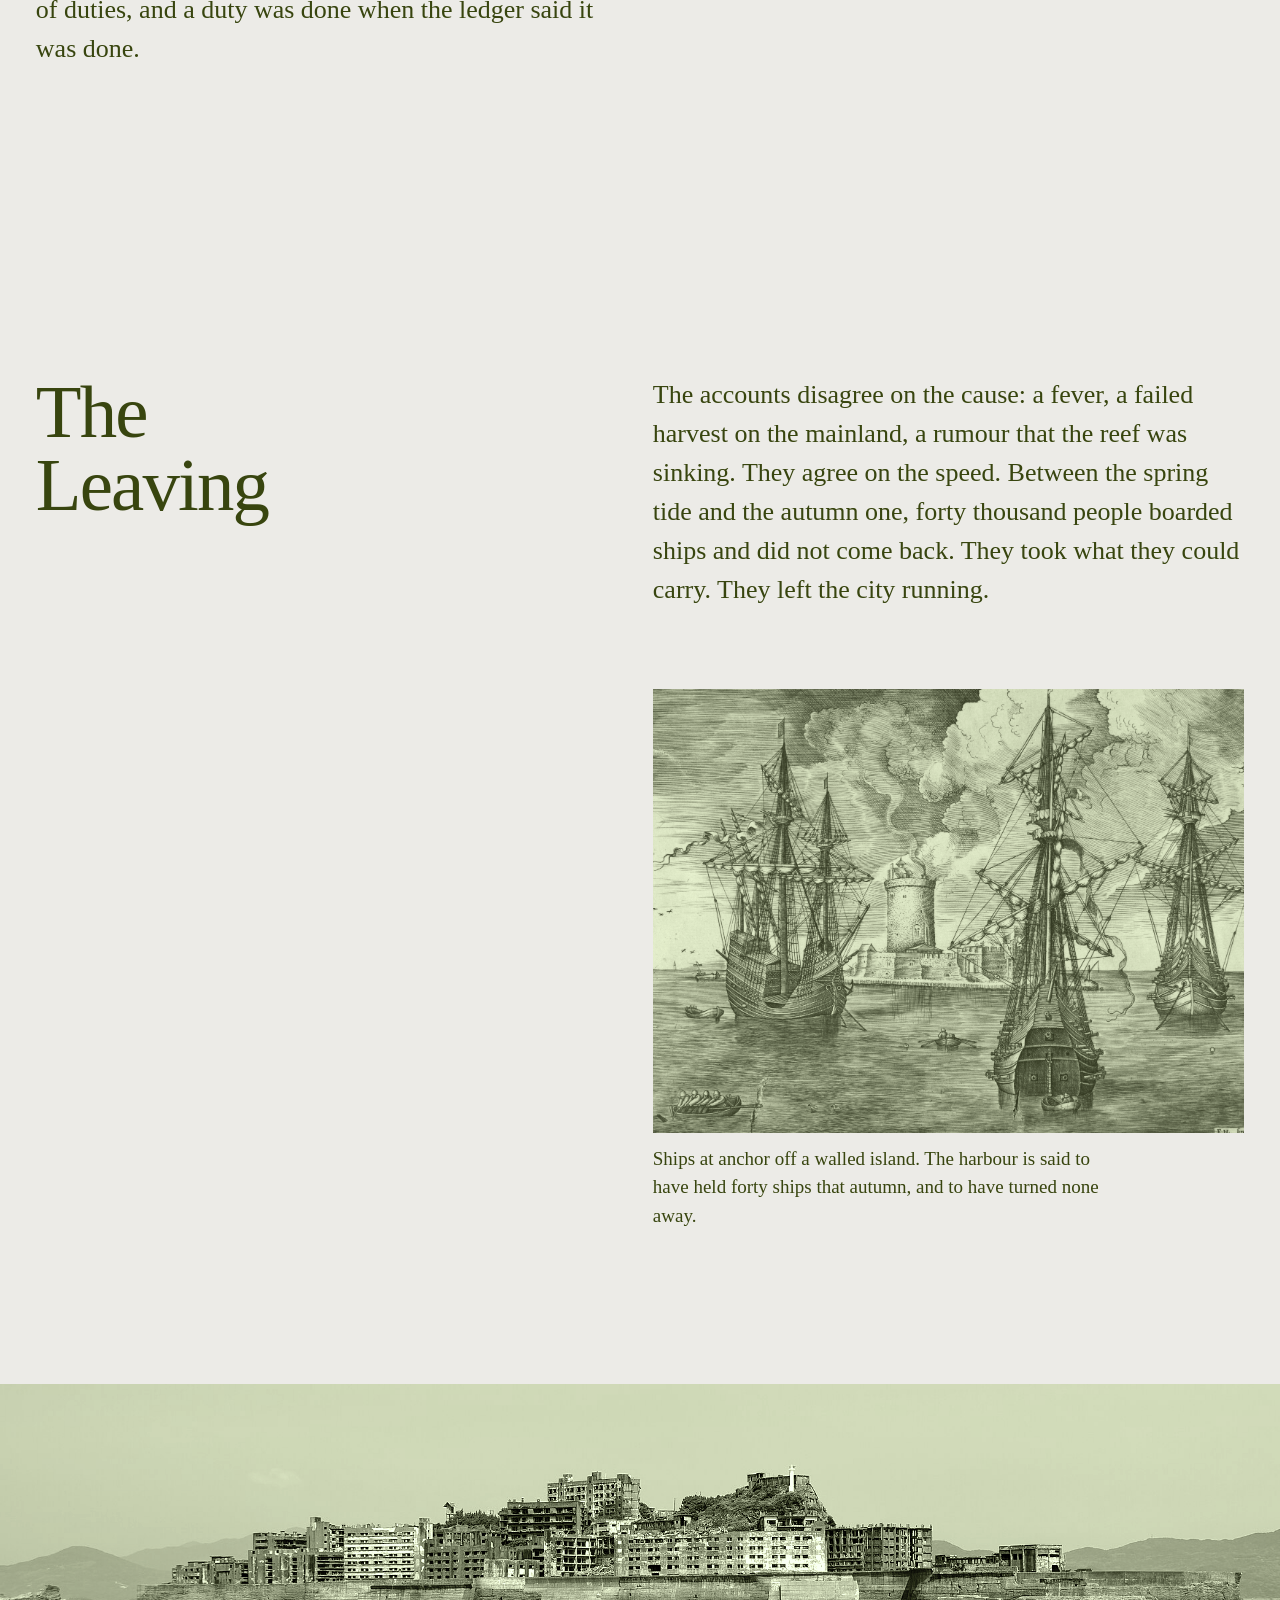
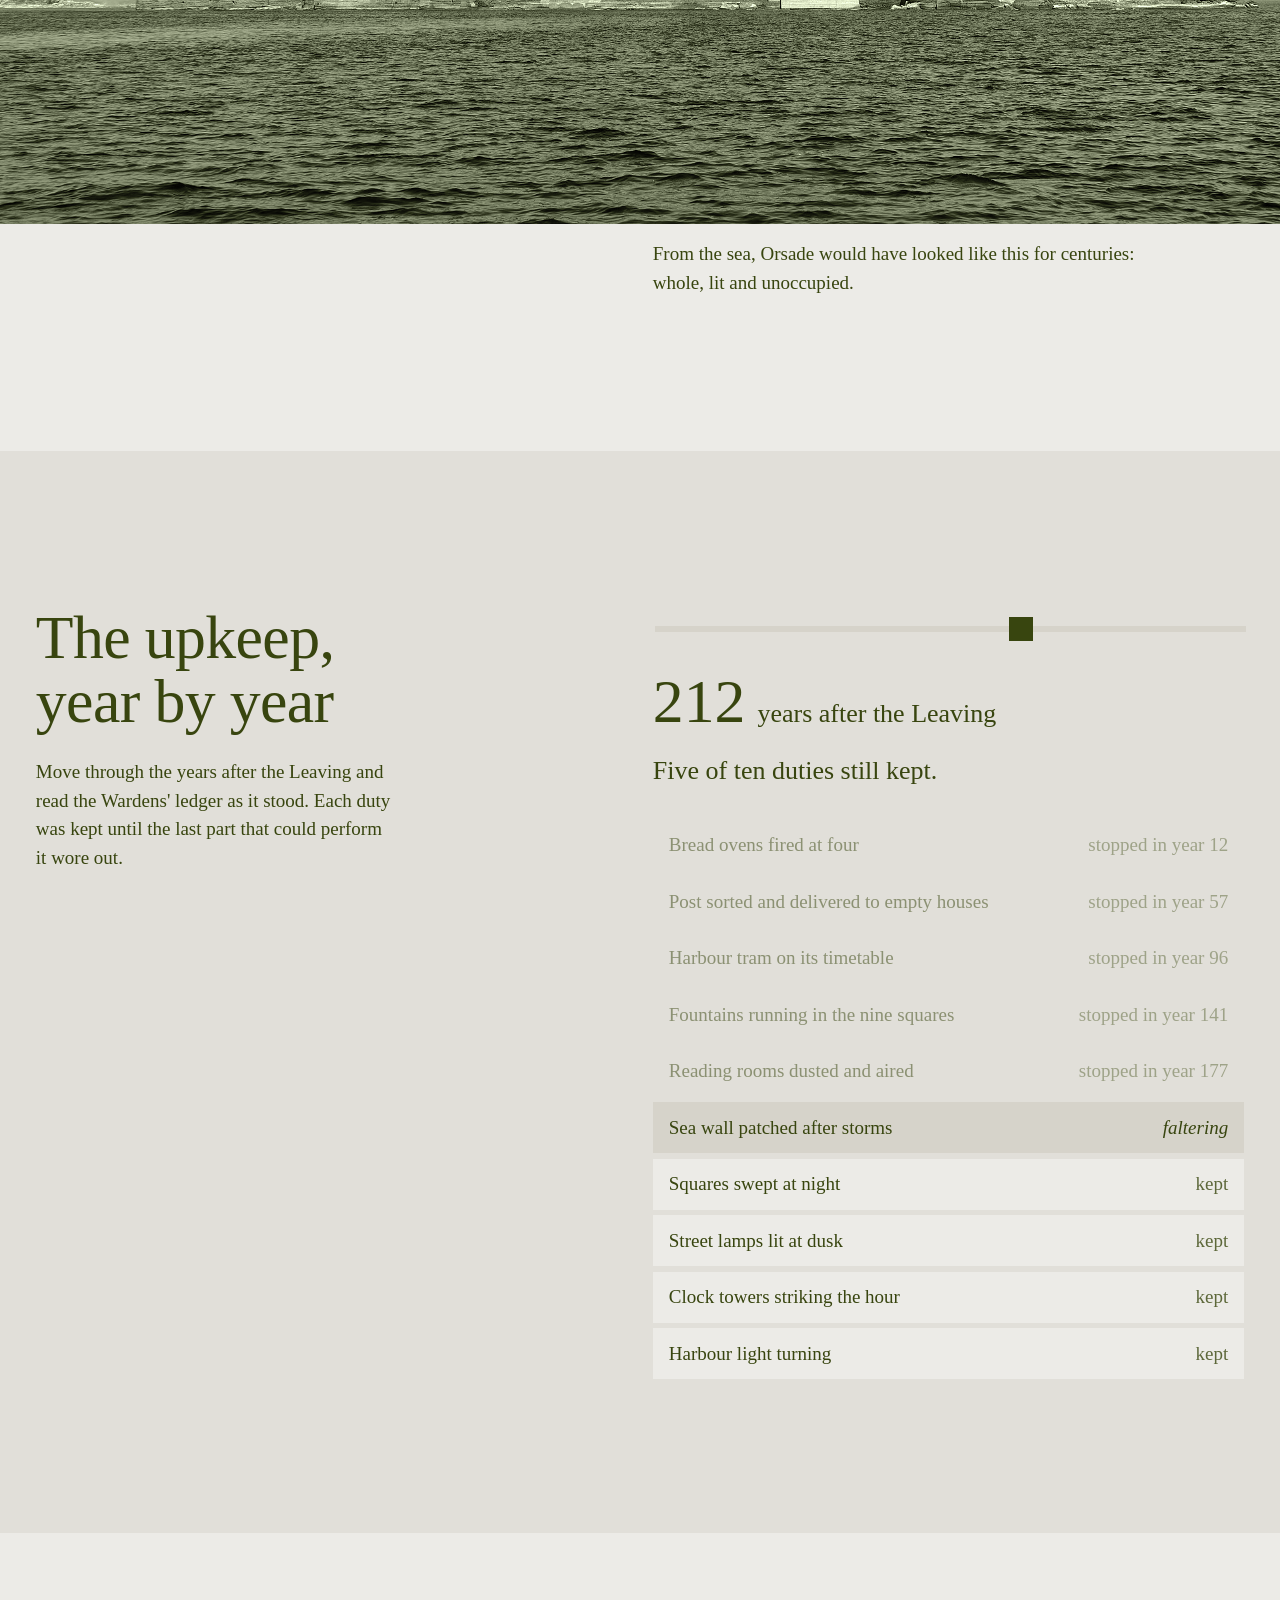
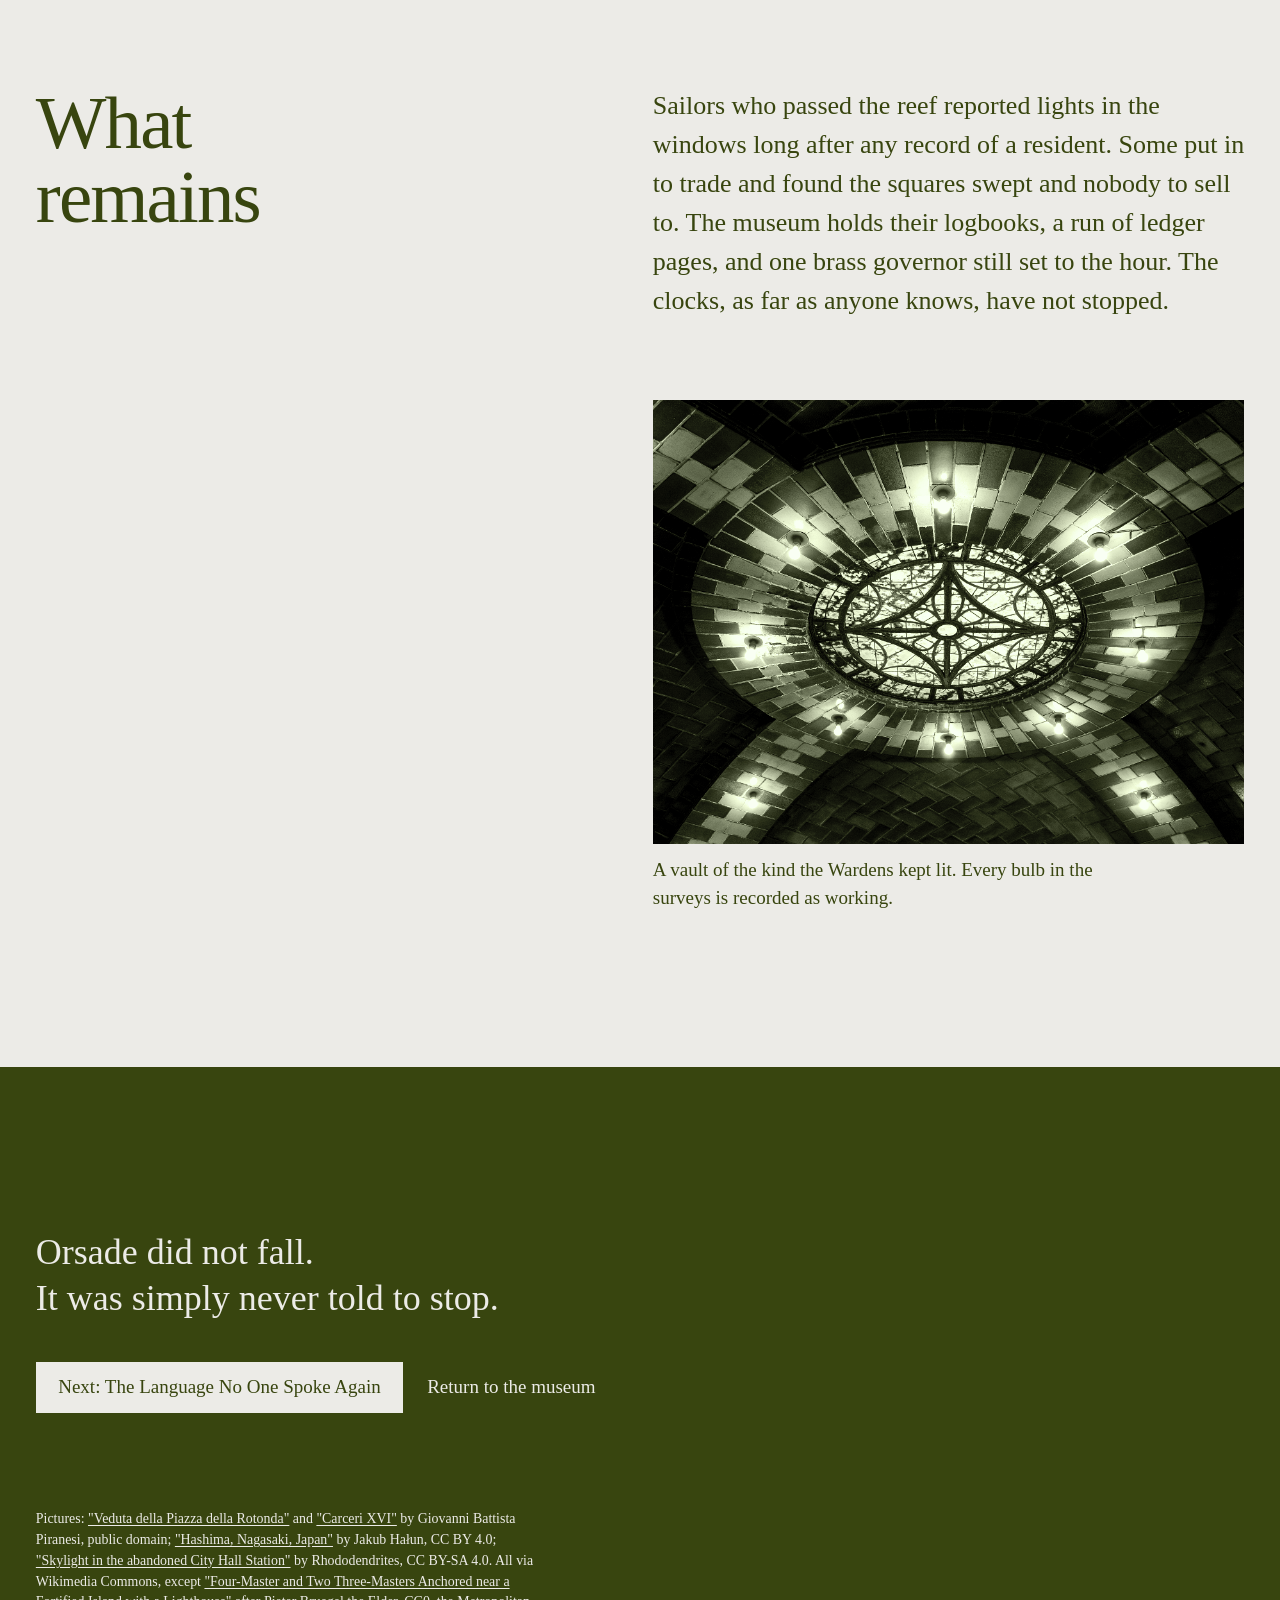
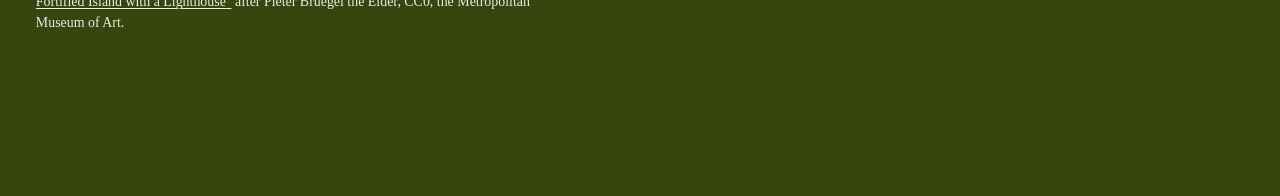
<file: exhibition-02.html>
<!doctype html>
<html lang="en">
<head>
<meta charset="utf-8">
<meta name="viewport" content="width=device-width, initial-scale=1">
<title>A City That Forgot To Fall | The Museum of Lost Futures</title>
<meta name="description" content="Exhibition two: Orsade, a city whose machines went on keeping it for three centuries after the last person left.">
<link rel="preconnect" href="https://api.fontshare.com">
<link rel="preconnect" href="https://cdn.fontshare.com" crossorigin>
<link href="https://api.fontshare.com/v2/css?f[]=erode@400,401,500,600&display=swap" rel="stylesheet">
<link rel="stylesheet" href="assets/css/style.css">
<script>document.documentElement.classList.add('js')</script>
<script src="assets/js/transitions.js"></script>
</head>
<body>

<div class="sr-only"><a href="#main">Skip to content</a></div>

<nav class="site-links small" aria-label="Site">
  <a class="link" href="index.html">Museum</a>
  <a class="link" href="index.html#catalogue">Exhibitions</a>
  <a class="link" href="#upkeep">The upkeep</a>
</nav>

<main id="main">

  <header class="ex-hero">
    <div class="plate plate--trim opening-plate">
      <img class="cover" src="assets/img/city-vaults-etching.jpg" width="1920" height="1429" alt="An etching of vast vaulted chambers, stairways and hanging chains receding into shadow." loading="eager">
    </div>
    <div class="ex-hero__content">
      <h1 class="ex-hero__title lines" style="view-transition-name: ex-title-2"><span class="line"><span data-line style="--i: 0">A City That</span></span><span class="line"><span data-line style="--i: 1">Forgot To Fall</span></span></h1>
      <p class="ex-hero__lead lead" data-rise style="--i: 3">The second exhibition. Orsade emptied in a single season. Its machines did not notice, and kept the city for three hundred years.</p>
      <p class="ex-hero__scroll" data-rise style="--i: 4"><a class="button button--inverse" href="#chapter-1">Begin the exhibition ↓</a></p>
    </div>
  </header>

  <section class="chapter" id="chapter-1">
    <div class="wrap grid">
      <div class="chapter__title-col">
        <h2 class="chapter__title">Orsade</h2>
      </div>
      <div class="chapter__body-col">
        <div class="chapter__block" data-reveal>
          <p>Orsade stood on a breakwater of its own making, a city of nine squares poured onto a reef. Its founders distrusted heirs. They wanted a city that would not depend on the care of whoever came next, so they wrote the care into the city itself.</p>
        </div>
        <figure class="chapter__block" data-reveal>
          <div class="chapter__figure plate plate--close" style="--x: -10%; --y: -38%;">
            <img class="cover" src="assets/img/city-square-etching.jpg" width="1920" height="1439" alt="Detail of an etched square: a fountain with an obelisk, surrounded by stalls and figures." loading="lazy">
          </div>
          <figcaption class="chapter__caption">A square of the kind Orsade was laid out around. The museum holds no view of the city drawn while it was inhabited.</figcaption>
        </figure>
      </div>
    </div>
  </section>

  <section class="chapter chapter--mirror" id="chapter-2">
    <div class="wrap grid">
      <div class="chapter__title-col">
        <h2 class="chapter__title">The Wardens</h2>
      </div>
      <div class="chapter__body-col">
        <div class="chapter__block" data-reveal>
          <p>Below the streets ran the Wardens: a lattice of pumps, governors and clockwork ledgers that lit the lamps at dusk, swept the squares at night, patched the sea wall after every storm and fired the bread ovens at four in the morning. Nobody had to ask. The ledgers knew the date, and the date was enough.</p>
        </div>
        <figure class="chapter__block" data-reveal>
          <div class="chapter__figure plate plate--close" style="--x: -40%; --y: -12%;">
            <img class="cover" src="assets/img/city-vaults-etching.jpg" width="1920" height="1429" alt="Detail of an etched vault: a stair climbing past a pillar hung with chains." loading="lazy">
          </div>
          <figcaption class="chapter__caption">The undercity as the surviving surveys describe it: chambers within chambers, built for machines rather than for people.</figcaption>
        </figure>
        <div class="chapter__block" data-reveal>
          <p>The Wardens were never told why they did any of it. They had no word for a resident. They kept a ledger of duties, and a duty was done when the ledger said it was done.</p>
        </div>
      </div>
    </div>
  </section>

  <section class="chapter" id="chapter-3">
    <div class="wrap grid">
      <div class="chapter__title-col">
        <h2 class="chapter__title">The Leaving</h2>
      </div>
      <div class="chapter__body-col">
        <div class="chapter__block" data-reveal>
          <p>The accounts disagree on the cause: a fever, a failed harvest on the mainland, a rumour that the reef was sinking. They agree on the speed. Between the spring tide and the autumn one, forty thousand people boarded ships and did not come back. They took what they could carry. They left the city running.</p>
        </div>
        <figure class="chapter__block" data-reveal>
          <div class="chapter__figure plate plate--trim">
            <img class="cover" src="assets/img/city-island-light.jpg" width="3699" height="2851" alt="An engraving of tall ships at anchor off a walled island with a round tower, rowing boats crossing between them." loading="lazy">
          </div>
          <figcaption class="chapter__caption">Ships at anchor off a walled island. The harbour is said to have held forty ships that autumn, and to have turned none away.</figcaption>
        </figure>
      </div>
    </div>
  </section>

  <section class="panorama" aria-labelledby="panorama-caption">
    <div class="panorama__plate plate">
      <img class="cover" src="assets/img/city-island-panorama.jpg" width="1920" height="661" alt="A walled island city of concrete apartment blocks rising from the sea, every window empty." loading="lazy">
    </div>
    <div class="wrap">
      <p class="panorama__caption" id="panorama-caption" data-reveal>From the sea, Orsade would have looked like this for centuries: whole, lit and unoccupied.</p>
    </div>
  </section>

  <section class="instrument" id="upkeep">
    <div class="wrap grid">
      <div class="instrument__intro" data-reveal>
        <h2 class="section-heading">The upkeep, year by year</h2>
        <p>Move through the years after the Leaving and read the Wardens' ledger as it stood. Each duty was kept until the last part that could perform it wore out.</p>
      </div>
      <div class="instrument__body" data-reveal style="--i: 1">
        <input class="range" id="upkeep-year" type="range" min="0" max="340" step="1" value="212" aria-describedby="upkeep-summary">
        <label class="instrument__reading" for="upkeep-year"><output class="instrument__value nums" id="upkeep-value" for="upkeep-year">212</output> years after the Leaving</label>
        <p class="instrument__summary" id="upkeep-summary" aria-live="polite">Five of ten duties still kept.</p>
        <ul class="ledger" id="upkeep-ledger">
          <li class="ledger__row" data-fails="12"><span>Bread ovens fired at four</span><span class="ledger__state">stopped in year 12</span></li>
          <li class="ledger__row" data-fails="57"><span>Post sorted and delivered to empty houses</span><span class="ledger__state">stopped in year 57</span></li>
          <li class="ledger__row" data-fails="96"><span>Harbour tram on its timetable</span><span class="ledger__state">stopped in year 96</span></li>
          <li class="ledger__row" data-fails="141"><span>Fountains running in the nine squares</span><span class="ledger__state">stopped in year 141</span></li>
          <li class="ledger__row" data-fails="177"><span>Reading rooms dusted and aired</span><span class="ledger__state">stopped in year 177</span></li>
          <li class="ledger__row" data-fails="226"><span>Sea wall patched after storms</span><span class="ledger__state">faltering</span></li>
          <li class="ledger__row" data-fails="260"><span>Squares swept at night</span><span class="ledger__state">kept</span></li>
          <li class="ledger__row" data-fails="318"><span>Street lamps lit at dusk</span><span class="ledger__state">kept</span></li>
          <li class="ledger__row" data-fails="none"><span>Clock towers striking the hour</span><span class="ledger__state">kept</span></li>
          <li class="ledger__row" data-fails="none"><span>Harbour light turning</span><span class="ledger__state">kept</span></li>
        </ul>
      </div>
    </div>
  </section>

  <section class="chapter" id="chapter-4">
    <div class="wrap grid">
      <div class="chapter__title-col">
        <h2 class="chapter__title">What remains</h2>
      </div>
      <div class="chapter__body-col">
        <div class="chapter__block" data-reveal>
          <p>Sailors who passed the reef reported lights in the windows long after any record of a resident. Some put in to trade and found the squares swept and nobody to sell to. The museum holds their logbooks, a run of ledger pages, and one brass governor still set to the hour. The clocks, as far as anyone knows, have not stopped.</p>
        </div>
        <figure class="chapter__block" data-reveal>
          <div class="chapter__figure plate">
            <img class="cover" src="assets/img/city-station-skylight.jpg" width="1920" height="1384" alt="A tiled, vaulted ceiling around a round leaded skylight, ringed by lit bulbs." loading="lazy">
          </div>
          <figcaption class="chapter__caption">A vault of the kind the Wardens kept lit. Every bulb in the surveys is recorded as working.</figcaption>
        </figure>
      </div>
    </div>
  </section>

  <section class="ex-close">
    <div class="wrap">
      <p class="ex-close__statement" data-reveal>Orsade did not fall.<br>It was simply never told to stop.</p>
      <div class="ex-close__links" data-reveal>
        <a class="button button--inverse" href="exhibition-03.html">Next: The Language No One Spoke Again</a>
        <a class="link" href="index.html">Return to the museum</a>
      </div>
      <p class="ex-close__credits" data-reveal>Pictures: <a href="https://commons.wikimedia.org/wiki/File:Piranesi-16030.jpg">"Veduta della Piazza della Rotonda"</a> and <a href="https://commons.wikimedia.org/wiki/File:Piranesi-Carceri-16Pfeiler_mit_Ketten.jpg">"Carceri XVI"</a> by Giovanni Battista Piranesi, public domain; <a href="https://commons.wikimedia.org/wiki/File:Hashima,_Nagasaki,_Japan,_20240814_1424_3412.jpg">"Hashima, Nagasaki, Japan"</a> by Jakub Hałun, CC BY 4.0; <a href="https://commons.wikimedia.org/wiki/File:Skylight_in_the_abandoned_City_Hall_Station_(32155).jpg">"Skylight in the abandoned City Hall Station"</a> by Rhododendrites, CC BY-SA 4.0. All via Wikimedia Commons, except <a href="https://www.metmuseum.org/art/collection/search/383062">"Four-Master and Two Three-Masters Anchored near a Fortified Island with a Lighthouse"</a> after Pieter Bruegel the Elder, CC0, the Metropolitan Museum of Art.</p>
    </div>
  </section>

</main>

<script src="assets/js/base.js" defer></script>
<script src="assets/js/detail.js" defer></script>
<script src="assets/js/upkeep.js" defer></script>
</body>
</html>
</file>
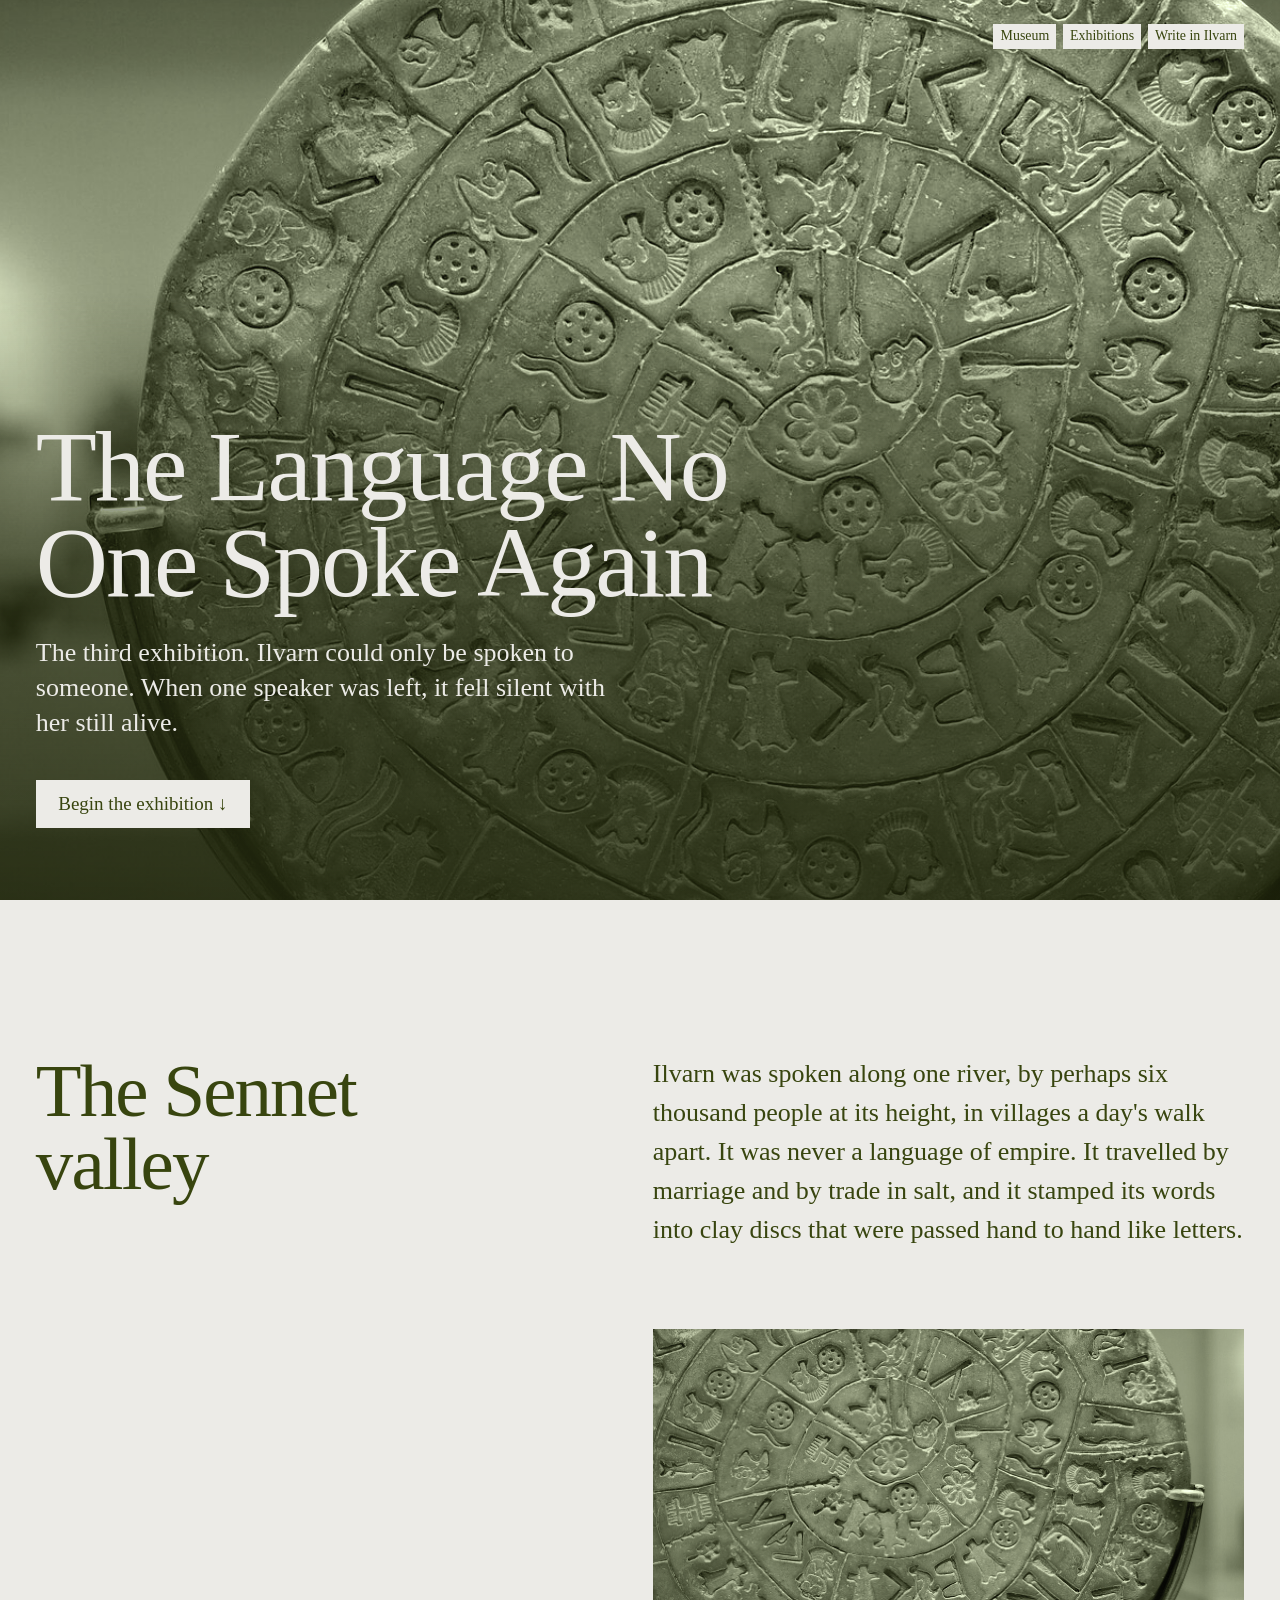
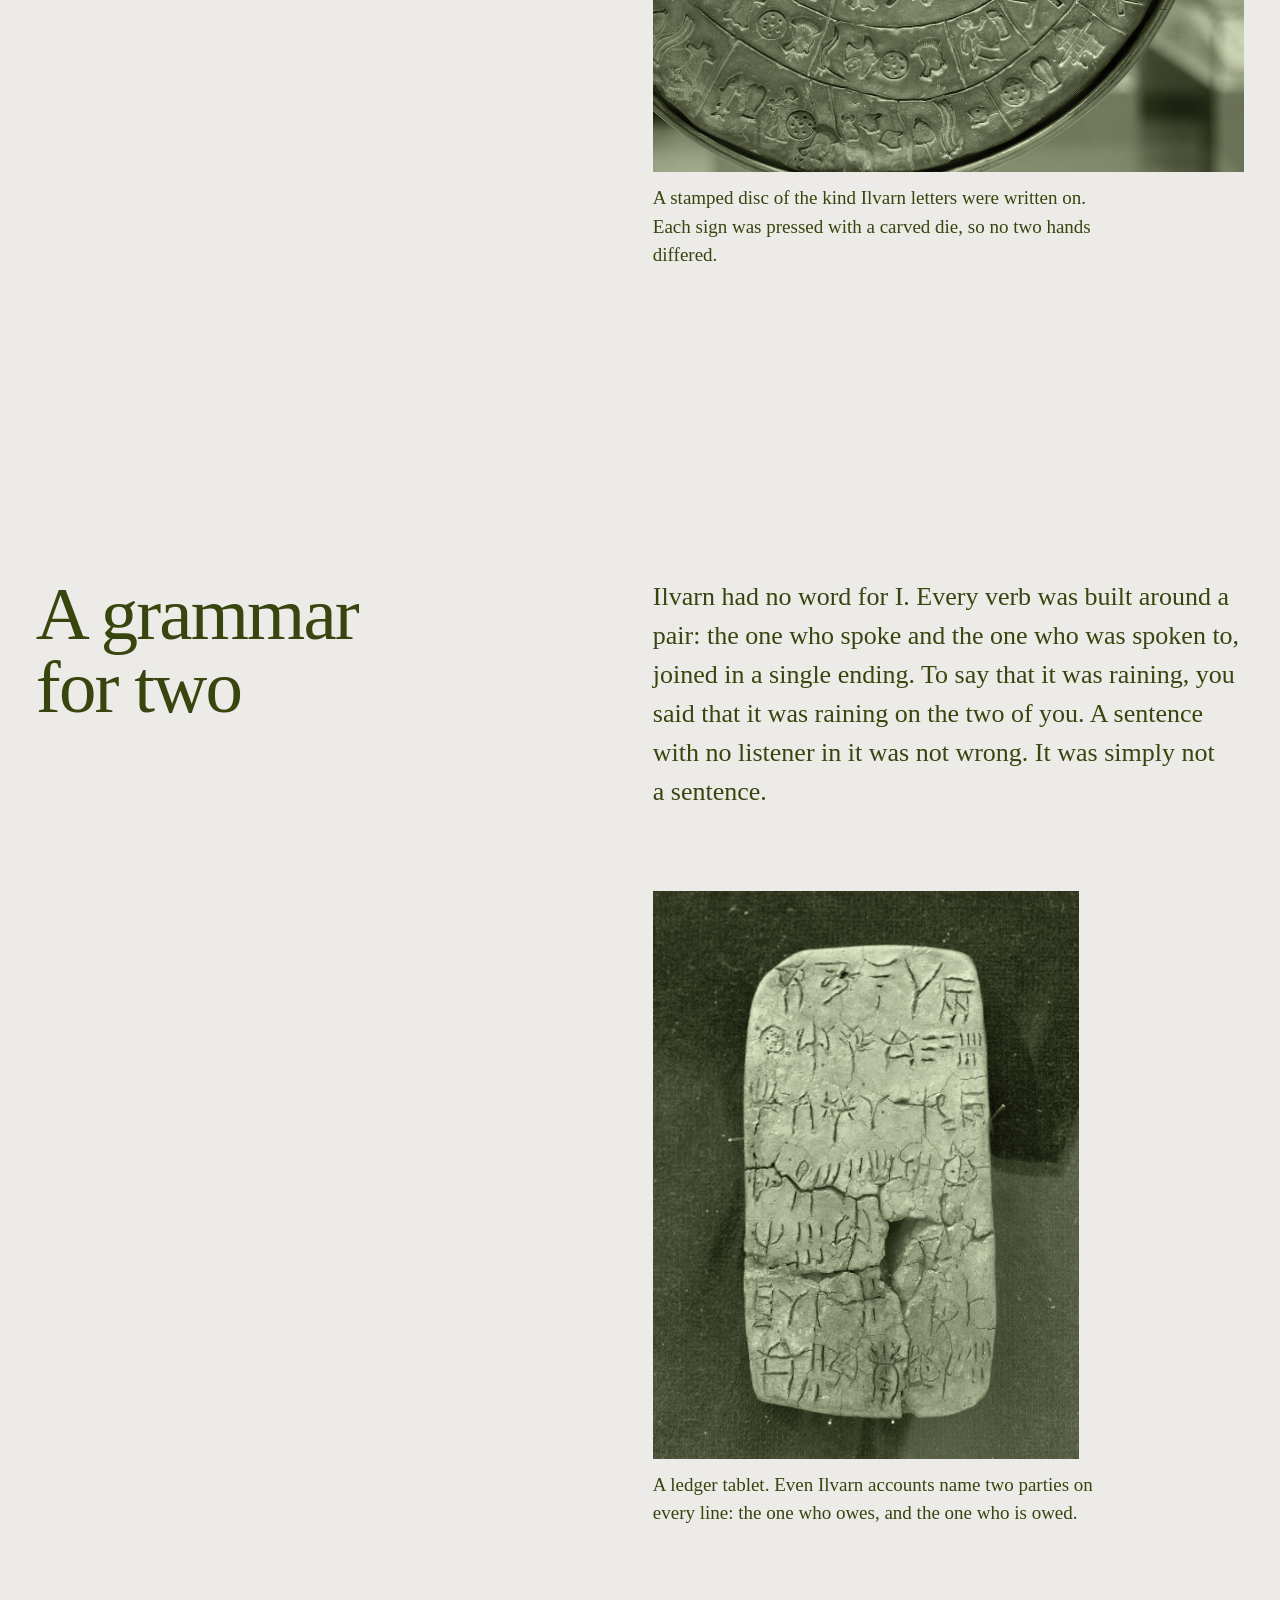
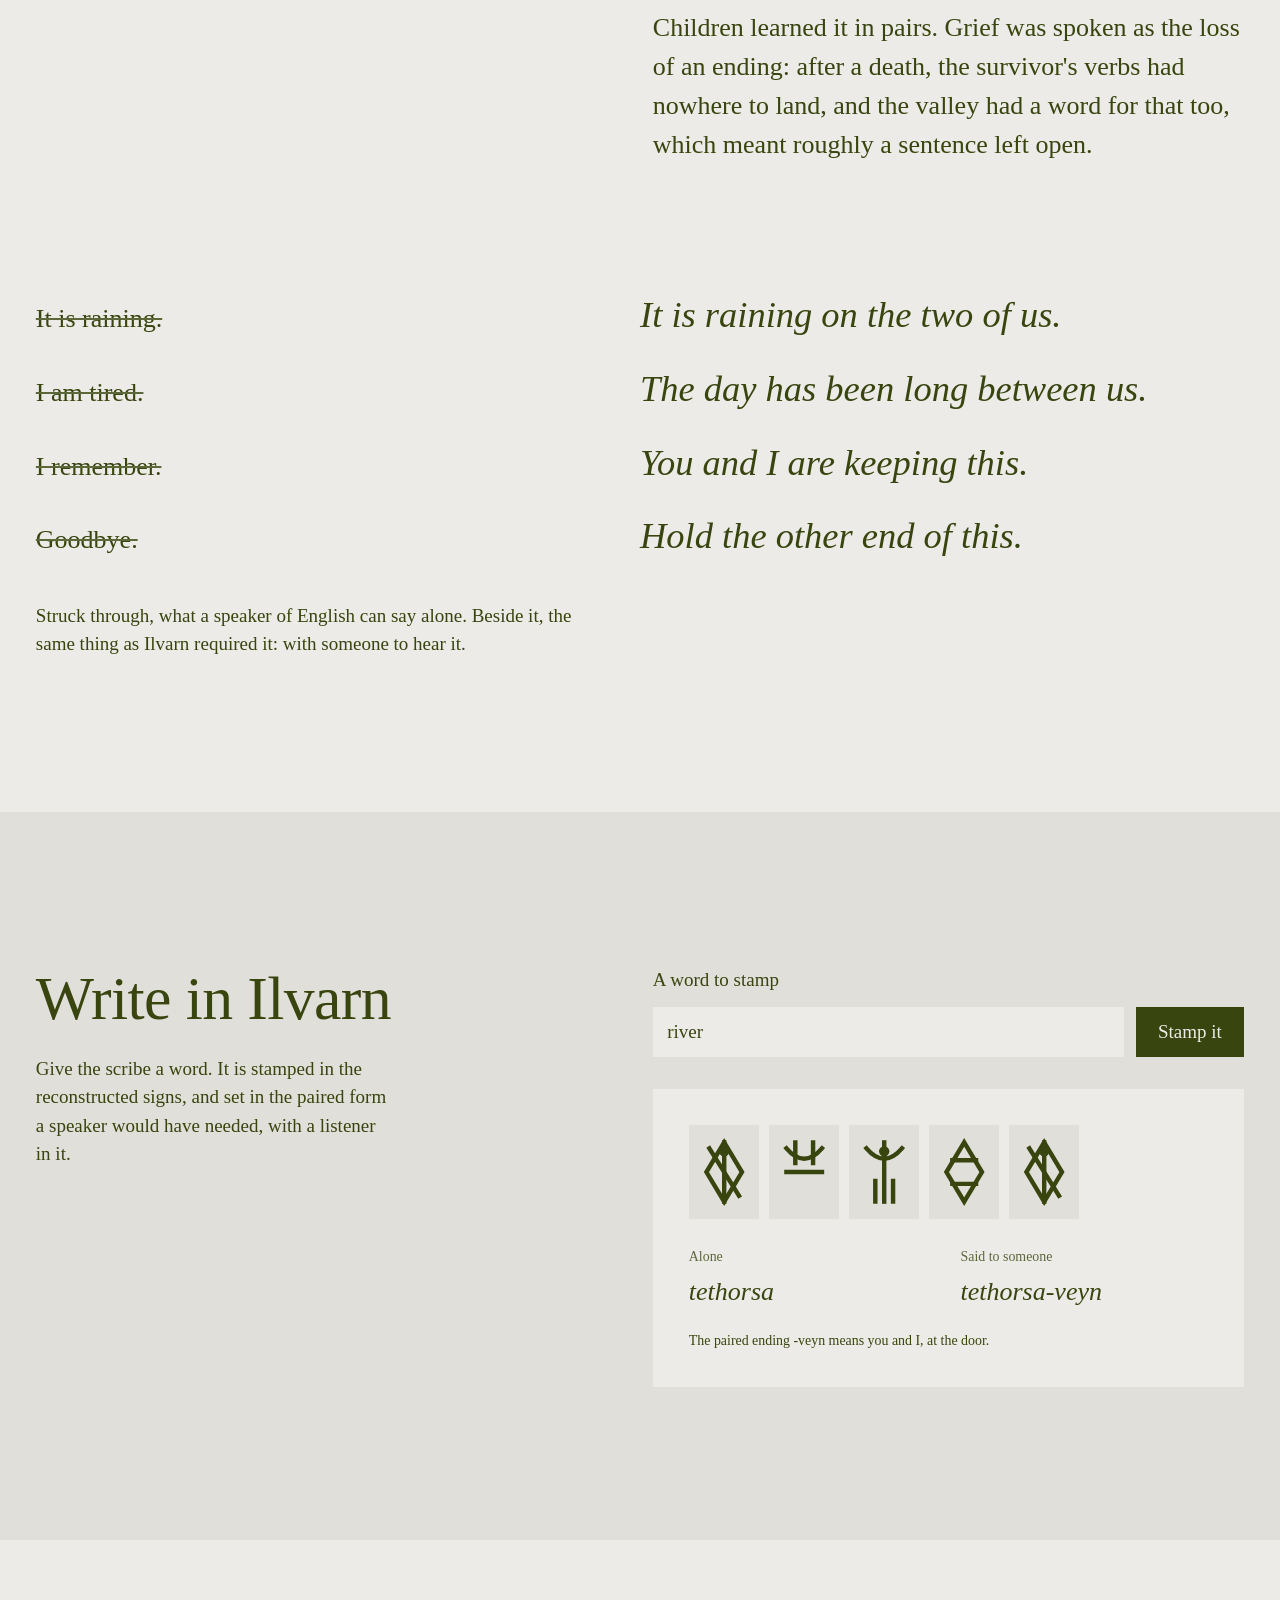
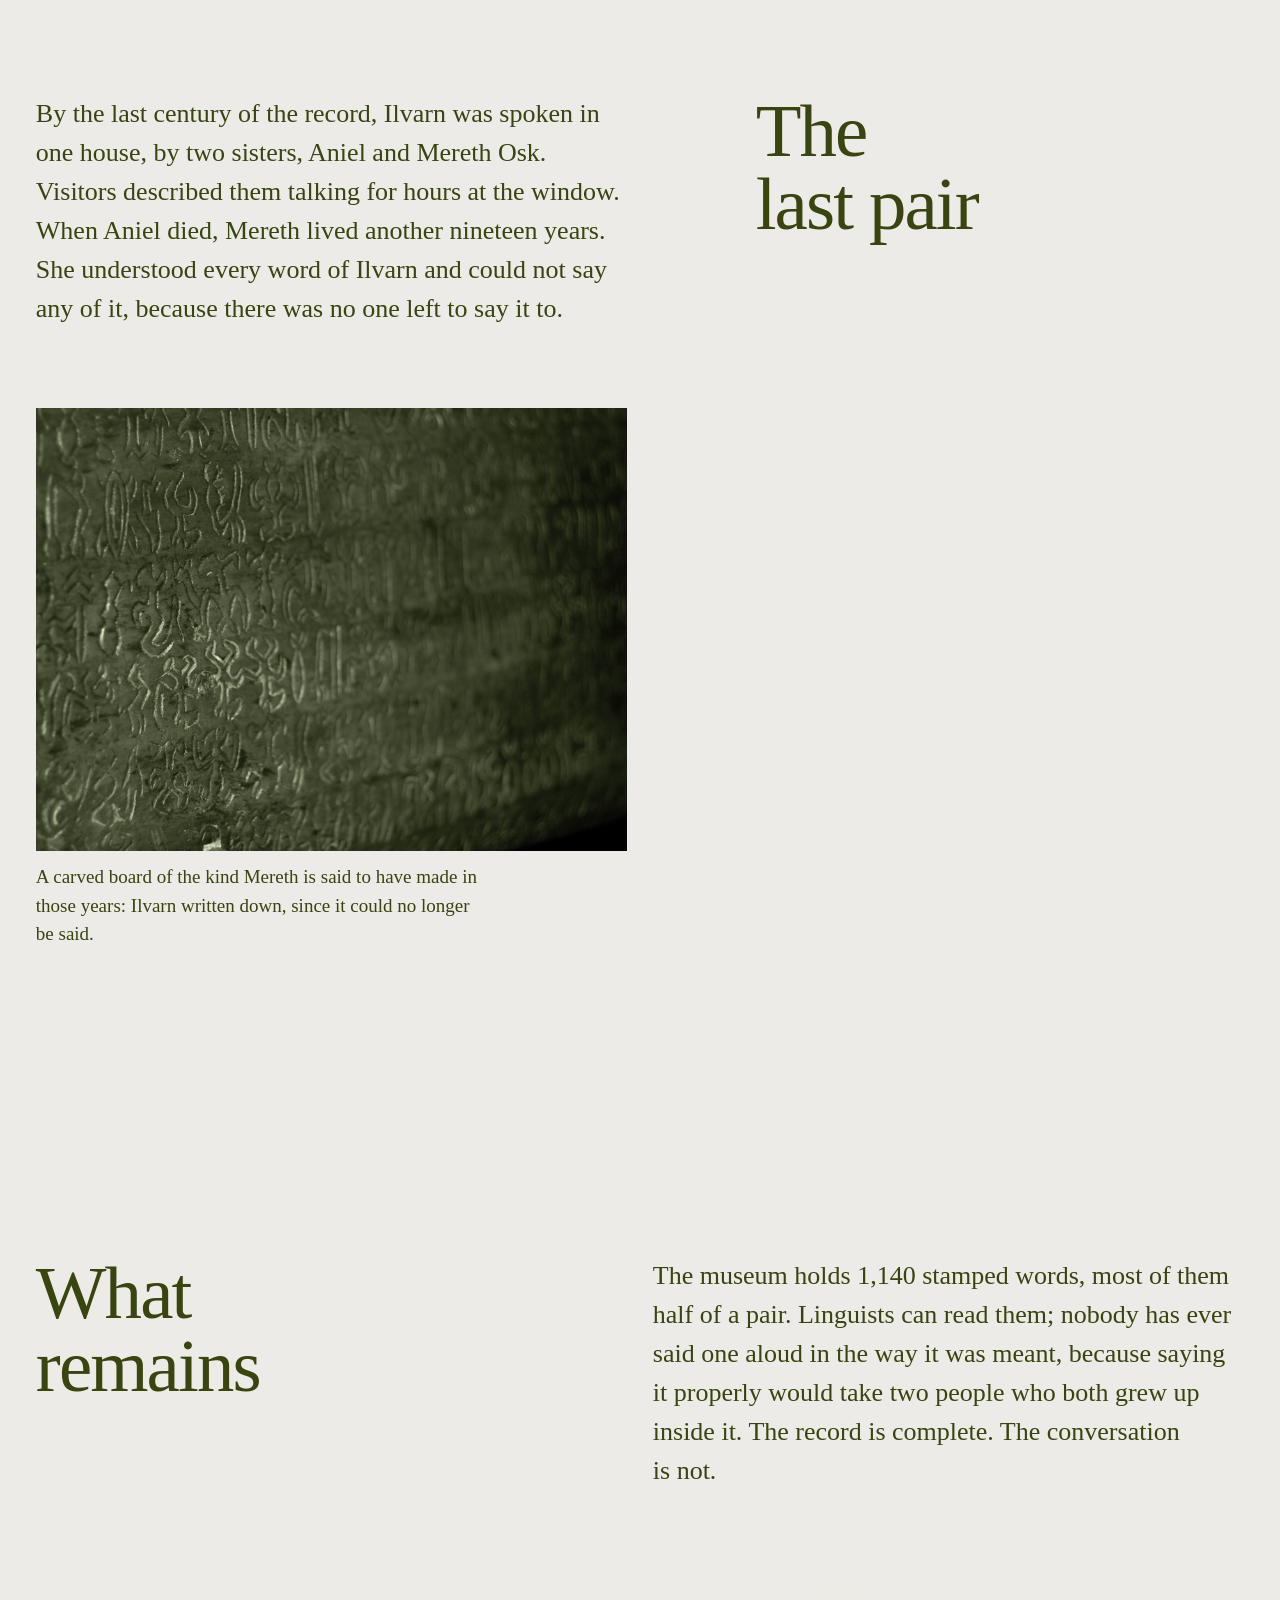
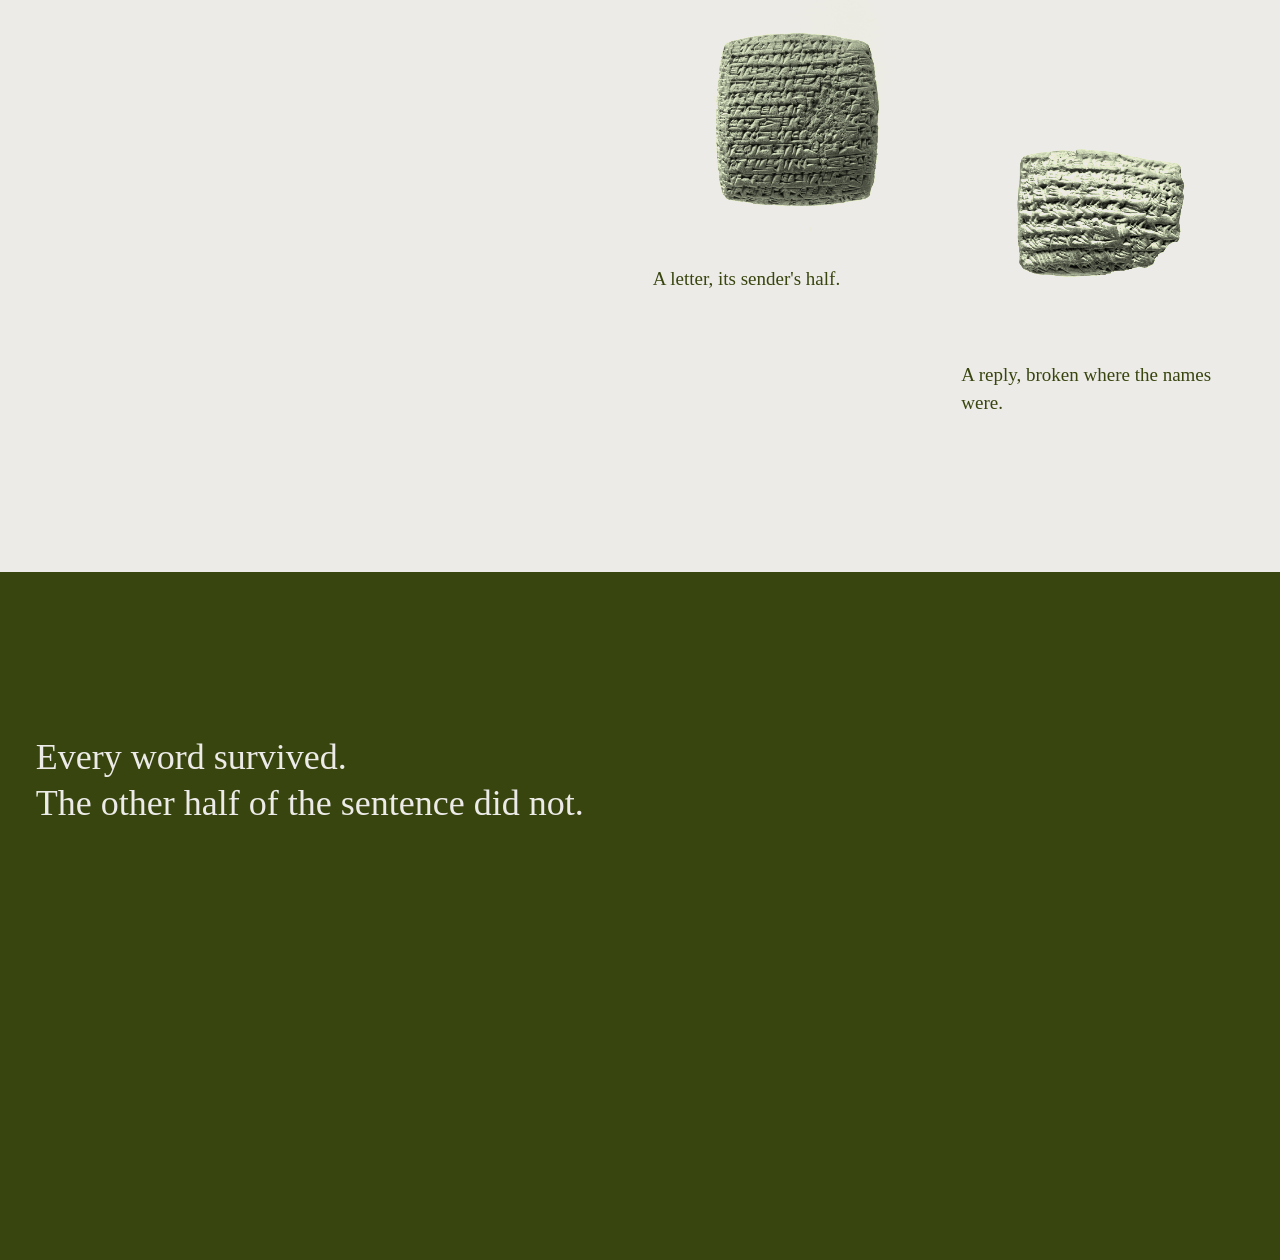
<file: exhibition-03.html>
<!doctype html>
<html lang="en">
<head>
<meta charset="utf-8">
<meta name="viewport" content="width=device-width, initial-scale=1">
<title>The Language No One Spoke Again | The Museum of Lost Futures</title>
<meta name="description" content="Exhibition three: Ilvarn, a language that could only be spoken between two people, and went silent when only one was left.">
<link rel="preconnect" href="https://api.fontshare.com">
<link rel="preconnect" href="https://cdn.fontshare.com" crossorigin>
<link href="https://api.fontshare.com/v2/css?f[]=erode@400,401,500,600&display=swap" rel="stylesheet">
<link rel="stylesheet" href="assets/css/style.css">
<script>document.documentElement.classList.add('js')</script>
<script src="assets/js/transitions.js"></script>
</head>
<body>

<div class="sr-only"><a href="#main">Skip to content</a></div>

<nav class="site-links small" aria-label="Site">
  <a class="link" href="index.html">Museum</a>
  <a class="link" href="index.html#catalogue">Exhibitions</a>
  <a class="link" href="#scribe">Write in Ilvarn</a>
</nav>

<main id="main">

  <header class="ex-hero">
    <div class="plate plate--close opening-plate" style="--x: -18%; --y: -30%;">
      <img class="cover" src="assets/img/lang-stamped-disc.jpg" width="1920" height="1430" alt="A round clay disc stamped in a spiral with small pictorial signs, displayed on a brass stand." loading="eager">
    </div>
    <div class="ex-hero__content">
      <h1 class="ex-hero__title lines" style="view-transition-name: ex-title-3"><span class="line"><span data-line style="--i: 0">The Language No</span></span><span class="line"><span data-line style="--i: 1">One Spoke Again</span></span></h1>
      <p class="ex-hero__lead lead" data-rise style="--i: 3">The third exhibition. Ilvarn could only be spoken to someone. When one speaker was left, it fell silent with her still alive.</p>
      <p class="ex-hero__scroll" data-rise style="--i: 4"><a class="button button--inverse" href="#chapter-1">Begin the exhibition ↓</a></p>
    </div>
  </header>

  <section class="chapter" id="chapter-1">
    <div class="wrap grid">
      <div class="chapter__title-col">
        <h2 class="chapter__title">The Sennet valley</h2>
      </div>
      <div class="chapter__body-col">
        <div class="chapter__block" data-reveal>
          <p>Ilvarn was spoken along one river, by perhaps six thousand people at its height, in villages a day's walk apart. It was never a language of empire. It travelled by marriage and by trade in salt, and it stamped its words into clay discs that were passed hand to hand like letters.</p>
        </div>
        <figure class="chapter__block" data-reveal>
          <div class="chapter__figure plate plate--close" style="--x: -42%; --y: -48%;">
            <img class="cover" src="assets/img/lang-stamped-disc.jpg" width="1920" height="1430" alt="Detail of a clay disc: rows of stamped signs, a rosette, a head with a plumed crest, a fish." loading="lazy">
          </div>
          <figcaption class="chapter__caption">A stamped disc of the kind Ilvarn letters were written on. Each sign was pressed with a carved die, so no two hands differed.</figcaption>
        </figure>
      </div>
    </div>
  </section>

  <section class="chapter" id="chapter-2">
    <div class="wrap grid">
      <div class="chapter__title-col">
        <h2 class="chapter__title">A grammar for two</h2>
      </div>
      <div class="chapter__body-col">
        <div class="chapter__block" data-reveal>
          <p>Ilvarn had no word for I. Every verb was built around a pair: the one who spoke and the one who was spoken to, joined in a single ending. To say that it was raining, you said that it was raining on the two of you. A sentence with no listener in it was not wrong. It was simply not a sentence.</p>
        </div>
        <figure class="chapter__block" data-reveal>
          <div class="chapter__figure chapter__figure--tall plate">
            <img class="cover" src="assets/img/lang-clay-tablet.jpg" width="1920" height="2561" alt="A small clay tablet incised with rows of linear signs and short strokes." loading="lazy">
          </div>
          <figcaption class="chapter__caption">A ledger tablet. Even Ilvarn accounts name two parties on every line: the one who owes, and the one who is owed.</figcaption>
        </figure>
        <div class="chapter__block" data-reveal>
          <p>Children learned it in pairs. Grief was spoken as the loss of an ending: after a death, the survivor's verbs had nowhere to land, and the valley had a word for that too, which meant roughly a sentence left open.</p>
        </div>
      </div>
    </div>
    <div class="wrap grid">
      <table class="dialogue" data-reveal>
        <caption>Struck through, what a speaker of English can say alone. Beside it, the same thing as Ilvarn required it: with someone to hear it.</caption>
        <thead>
          <tr><th scope="col">Said alone</th><th scope="col">Said in Ilvarn</th></tr>
        </thead>
        <tbody>
          <tr><td>It is raining.</td><td>It is raining on the two of us.</td></tr>
          <tr><td>I am tired.</td><td>The day has been long between us.</td></tr>
          <tr><td>I remember.</td><td>You and I are keeping this.</td></tr>
          <tr><td>Goodbye.</td><td>Hold the other end of this.</td></tr>
        </tbody>
      </table>
    </div>
  </section>

  <section class="instrument" id="scribe">
    <div class="wrap grid">
      <div class="instrument__intro" data-reveal>
        <h2 class="section-heading">Write in Ilvarn</h2>
        <p>Give the scribe a word. It is stamped in the reconstructed signs, and set in the paired form a speaker would have needed, with a listener in it.</p>
      </div>
      <div class="instrument__body" data-reveal style="--i: 1">
        <form class="scribe__form" id="scribe-form" autocomplete="off">
          <label class="instrument__label" for="scribe-input">A word to stamp</label>
          <div class="scribe__row">
            <input class="field" id="scribe-input" name="word" type="text" maxlength="14" value="river" required>
            <button class="button" type="submit">Stamp it</button>
          </div>
        </form>
        <div class="scribe__result" id="scribe-result" aria-live="polite">
          <div class="scribe__stamps" id="scribe-stamps" role="img" aria-label="The word river stamped in reconstructed Ilvarn signs"></div>
          <dl class="scribe__forms">
            <div><dt>Alone</dt><dd id="scribe-alone">velosa</dd></div>
            <div><dt>Said to someone</dt><dd id="scribe-paired">velosa-tenu</dd></div>
          </dl>
          <p class="scribe__note small" id="scribe-note">The paired ending -tenu means the two of us, by the water.</p>
        </div>
      </div>
    </div>
  </section>

  <section class="chapter chapter--mirror" id="chapter-3">
    <div class="wrap grid">
      <div class="chapter__title-col">
        <h2 class="chapter__title">The last pair</h2>
      </div>
      <div class="chapter__body-col">
        <div class="chapter__block" data-reveal>
          <p>By the last century of the record, Ilvarn was spoken in one house, by two sisters, Aniel and Mereth Osk. Visitors described them talking for hours at the window. When Aniel died, Mereth lived another nineteen years. She understood every word of Ilvarn and could not say any of it, because there was no one left to say it to.</p>
        </div>
        <figure class="chapter__block" data-reveal>
          <div class="chapter__figure plate">
            <img class="cover" src="assets/img/lang-carved-wood.jpg" width="1920" height="1273" alt="A dark wooden board carved with rows of small glyphs." loading="lazy">
          </div>
          <figcaption class="chapter__caption">A carved board of the kind Mereth is said to have made in those years: Ilvarn written down, since it could no longer be said.</figcaption>
        </figure>
      </div>
    </div>
  </section>

  <section class="chapter" id="chapter-4">
    <div class="wrap grid">
      <div class="chapter__title-col">
        <h2 class="chapter__title">What remains</h2>
      </div>
      <div class="chapter__body-col">
        <div class="chapter__block" data-reveal>
          <p>The museum holds 1,140 stamped words, most of them half of a pair. Linguists can read them; nobody has ever said one aloud in the way it was meant, because saying it properly would take two people who both grew up inside it. The record is complete. The conversation is not.</p>
        </div>
        <div class="chapter__pair" data-reveal>
          <figure>
            <div class="chapter__figure chapter__figure--square plate plate--object">
              <img class="cover" src="assets/img/lang-letter-tablet.jpg" width="4000" height="4000" alt="A small square clay tablet covered edge to edge in wedge-shaped writing." loading="lazy">
            </div>
            <figcaption class="chapter__caption">A letter, its sender's half.</figcaption>
          </figure>
          <figure>
            <div class="chapter__figure chapter__figure--square plate plate--object">
              <img class="cover" src="assets/img/lang-incantation-tablet.jpg" width="4000" height="3751" alt="A broken clay tablet with dense lines of wedge-shaped writing." loading="lazy">
            </div>
            <figcaption class="chapter__caption">A reply, broken where the names were.</figcaption>
          </figure>
        </div>
      </div>
    </div>
  </section>

  <section class="ex-close">
    <div class="wrap">
      <p class="ex-close__statement" data-reveal>Every word survived.<br>The other half of the sentence did not.</p>
      <div class="ex-close__links" data-reveal>
        <a class="button button--inverse" href="exhibition-01.html">Back to the first exhibition</a>
        <a class="link" href="index.html">Return to the museum</a>
      </div>
      <p class="ex-close__credits" data-reveal>Pictures: <a href="https://commons.wikimedia.org/wiki/File:%CE%94%CE%AF%CF%83%CE%BA%CE%BF%CF%82_%CF%84%CE%B7%CF%82_%CE%A6%CE%B1%CE%B9%CF%83%CF%84%CE%BF%CF%8D_%CF%80%CE%BB%CE%B5%CF%85%CF%81%CE%AC_%CE%91_6380.JPG">Phaistos disc, side A</a> by C messier, CC BY-SA 4.0; <a href="https://commons.wikimedia.org/wiki/File:Linear_A_tablet_from_Zakros,_AM_Sitia,_258622.jpg">"Linear A tablet from Zakros"</a> by Zde, CC BY-SA 4.0; <a href="https://commons.wikimedia.org/wiki/File:Rongorongo_Schrift.jpg">"Rongorongo Schrift"</a> by msdstefan, CC BY-SA 3.0; all via Wikimedia Commons. <a href="https://www.metmuseum.org/art/collection/search/325849">"Cuneiform tablet: private letter"</a> and <a href="https://www.metmuseum.org/art/collection/search/321719">"Cuneiform tablet: Gula incantation"</a>, CC0, the Metropolitan Museum of Art.</p>
    </div>
  </section>

</main>

<script src="assets/js/base.js" defer></script>
<script src="assets/js/detail.js" defer></script>
<script src="assets/js/scribe.js" defer></script>
</body>
</html>
</file>
<file: assets/css/style.css>
/* The Museum of Lost Futures — house style.
   Direction: "The name as a monument" / Name split to corners, Erode, Olive on bone.
   Built on tasteskill's base.css (reset, steps, grid, motion helpers), tokens replaced below. */

/* ---------- tokens ---------- */
:root {
  --bg: #ecebe7;
  --surface: #e1dfd9;
  --surface-2: #d6d3ca;
  --ink: #38450f;
  --muted: #5d683a;
  --accent: #38450f;
  --accent-ink: #ecebe7;
  --field-1: #38450f;
  --field-1-ink: #ecebe7;

  --font-display: 'Erode', Georgia, 'Iowan Old Style', serif;
  --font-text: 'Erode', Georgia, 'Iowan Old Style', serif;

  --step-small: clamp(0.8125rem, 0.79rem + 0.1vw, 0.875rem);
  --step-body: clamp(1.0625rem, 1rem + 0.25vw, 1.1875rem);
  --step-lead: clamp(1.25rem, 1.1rem + 0.7vw, 1.625rem);
  --step-head: clamp(2rem, 1.3rem + 3.2vw, 4rem);
  --step-display: clamp(4.5rem, 1rem + 16vw, 8.75rem);

  --margin: clamp(1.25rem, 2.8vw, 2.25rem);
  --gutter: clamp(1rem, 2vw, 2rem);
  --section: clamp(5rem, 12vw, 13rem);
  --radius: 0px;

  --ease-out: cubic-bezier(0.22, 1, 0.36, 1);
  --ease-expo: cubic-bezier(0.16, 1, 0.3, 1);
  --ease-in-out: cubic-bezier(0.76, 0, 0.24, 1);
  --ease-soft: cubic-bezier(0.33, 1, 0.68, 1);
  --ease-exit: cubic-bezier(0.55, 0.055, 0.675, 0.19);
  --t-press: 140ms;
  --t-hover: 180ms;
  --t-ui: 240ms;
  --t-reveal: 800ms;
  --t-open: 1200ms;
  --stagger-line: 90ms;
  --stagger-item: 70ms;
}

/* ---------- cross-page navigation ---------- */
@view-transition { navigation: auto; }

/* ---------- fonts ---------- */
@font-face {
  font-family: 'Erode';
  src: local('Erode');
}

/* ---------- reset ---------- */
*, *::before, *::after { box-sizing: border-box; }
html { -webkit-text-size-adjust: 100%; text-size-adjust: 100%; scroll-behavior: auto; }
body { margin: 0; background: var(--bg); color: var(--ink); font-family: var(--font-text); font-size: var(--step-body); line-height: 1.5; font-kerning: normal; -webkit-font-smoothing: antialiased; text-rendering: optimizeLegibility; }
h1, h2, h3, h4, p, figure, blockquote, ul, ol, dl, dd { margin: 0; }
ul[class], ol[class] { padding: 0; list-style: none; }
img, video, svg, canvas { display: block; max-width: 100%; }
img, video { height: auto; background: var(--surface); }
button, input, select, textarea { font: inherit; color: inherit; }
button { background: none; border: 0; padding: 0; cursor: pointer; }
a { color: inherit; }
:target { scroll-margin-top: 6rem; }
::selection { background: var(--accent); color: var(--accent-ink); }
:focus-visible { outline: 2px solid var(--accent); outline-offset: 3px; }

/* ---------- type ---------- */
h1, h2, h3 { font-family: var(--font-display); font-weight: inherit; text-wrap: balance; hyphens: none; }
.display { font-size: var(--step-display); line-height: 0.86; letter-spacing: -0.03em; font-weight: 500; }
.head { font-size: var(--step-head); line-height: 1.02; letter-spacing: -0.02em; font-weight: 500; }
.lead { font-size: var(--step-lead); line-height: 1.35; max-width: 40ch; }
.small { font-size: var(--step-small); line-height: 1.45; }
.muted { color: var(--muted); }
em, .title-of-work { font-style: italic; }
p { max-width: 62ch; text-wrap: pretty; }
p + p { margin-top: 0.9em; }
.nums { font-variant-numeric: tabular-nums; }
.only-wide { display: none; }
@media (min-width: 48em) { .only-wide { display: inline; } }
@media (max-width: 47.99em) { .only-narrow-hide { display: none; } }

/* ---------- layout ---------- */
.wrap { padding-inline: var(--margin); }
.grid { display: grid; grid-template-columns: repeat(12, minmax(0, 1fr)); column-gap: var(--gutter); }
.section { padding-block: calc(var(--section) / 2); }
.section + .section { margin-top: 0; }
.bleed { margin-inline: calc(var(--margin) * -1); }
.cover { width: 100%; height: 100%; object-fit: cover; }
.sr-only { position: absolute; width: 1px; height: 1px; overflow: hidden; clip-path: inset(50%); white-space: nowrap; }
.section-heading { font-size: var(--step-head); line-height: 1.05; letter-spacing: -0.01em; font-weight: 500; }

/* ---------- controls ---------- */
.button { display: inline-flex; align-items: center; justify-content: center; min-height: 3rem; padding: 0 1.4rem; background: var(--accent); color: var(--accent-ink); border-radius: var(--radius); text-decoration: none; white-space: nowrap; transition: transform var(--t-press) var(--ease-out), opacity var(--t-hover) ease; }
.button:active { transform: scale(0.97); }
@media (hover: hover) and (pointer: fine) {
  .button:hover { opacity: 0.86; }
}
.button--ghost { background: transparent; color: var(--ink); border: 1.5px solid currentColor; }
.link { text-decoration: underline; text-decoration-color: transparent; text-underline-offset: 0.22em; text-decoration-thickness: 0.07em; transition: text-decoration-color var(--t-hover) ease, opacity var(--t-hover) ease; }
.link-plain { text-decoration: underline; text-underline-offset: 0.18em; text-decoration-thickness: 0.07em; }
@media (hover: hover) and (pointer: fine) {
  .link:hover { text-decoration-color: currentColor; }
}
.field { width: 100%; min-height: 3rem; padding: 0.7rem 0.9rem; background: var(--surface); border: 0; border-radius: var(--radius); font-size: max(1rem, var(--step-body)); }
.field:focus-visible { outline: 2px solid var(--accent); outline-offset: 2px; }

/* ---------- motion helpers (content stays visible without JavaScript) ---------- */
.lines .line { display: block; overflow: hidden; padding-bottom: 0.08em; margin-bottom: -0.08em; }
.lines [data-line] { display: block; }
.shutter { overflow: hidden; }
@media (prefers-reduced-motion: no-preference) {
  .js [data-rise] { opacity: 0; transform: translateY(18px); animation: ad-rise var(--t-reveal) var(--ease-out) forwards; animation-delay: calc(var(--i, 0) * 90ms + 120ms); }
  .js .lines [data-line] { transform: translateY(105%); animation: ad-line 900ms var(--ease-out) forwards; animation-delay: calc(var(--i, 0) * 110ms + 150ms); }
  .js [data-reveal] { opacity: 0; transform: translateY(24px); transition: opacity 700ms var(--ease-out), transform 900ms var(--ease-out); transition-delay: calc(var(--i, 0) * 90ms); }
  .js [data-reveal].is-in { opacity: 1; transform: none; }
  .js .shutter[data-reveal] { opacity: 1; transform: none; clip-path: inset(0 0 100% 0); transition: clip-path 900ms var(--ease-out); }
  .js .shutter[data-reveal] img { transform: scale(1.12); transition: transform 1500ms var(--ease-soft); }
  .js .shutter[data-reveal].is-in { clip-path: inset(0); }
  .js .shutter[data-reveal].is-in img { transform: none; }
}
@keyframes ad-rise { to { opacity: 1; transform: none; } }
@keyframes ad-line { to { transform: none; } }
@keyframes ad-settle { to { transform: scale(1); } }

/* opening reveal: the first screen, playing once on load, not scroll-triggered */
@media (prefers-reduced-motion: no-preference) {
  .js .opening-plate img { transform: scale(1.09); animation: ad-settle 2000ms var(--ease-soft) forwards; animation-delay: 60ms; }
}

/* view transitions between pages: a deliberate cross-fade, not the 90ms browser default */
@media (prefers-reduced-motion: no-preference) {
  ::view-transition-old(root) { animation-duration: 280ms; animation-timing-function: var(--ease-out); }
  ::view-transition-new(root) { animation-duration: 420ms; animation-timing-function: var(--ease-out); }
}
@media (prefers-reduced-motion: reduce) {
  ::view-transition-group(*) { animation: none !important; }
}

/* ---------- imagery: one treatment for every photograph ---------- */
.plate { position: relative; overflow: hidden; background: var(--surface-2); }
.plate img { filter: grayscale(1) contrast(1.06) brightness(0.98) sepia(0.22) saturate(1.3) hue-rotate(40deg); mix-blend-mode: normal; }
.plate::after { content: ''; position: absolute; inset: 0; background: var(--ink); mix-blend-mode: color; opacity: 0.38; pointer-events: none; }
.plate::before { content: ''; position: absolute; inset: 0; background: var(--bg); mix-blend-mode: luminosity; opacity: 0; pointer-events: none; }

/* ============================================================
   NAV
   ============================================================ */
.site-links { position: absolute; z-index: 30; display: flex; flex-wrap: wrap; justify-content: flex-end; gap: 0.4rem; top: clamp(1rem, 2vw, 1.5rem); right: var(--margin); }
.site-links a { font-size: var(--step-small); }
/* on the homepage the name already holds the top-left corner of a phone; one way in is enough there */
@media (max-width: 47.99em) {
  .site-links--home a:not(:last-child) { display: none; }
}

/* ============================================================
   HOMEPAGE — MONUMENT HERO (name split to corners)
   ============================================================ */
.monument-wrap { position: relative; }
.monument { position: sticky; top: 0; height: 100svh; margin-bottom: calc(-1 * 100svh); pointer-events: none; z-index: 20; }
.monument__word { position: absolute; margin: 0; font-size: clamp(5.5rem, 19vw, 22rem); line-height: 0.8; letter-spacing: -0.035em; font-weight: 500; background: var(--bg); padding: 0.04em 0.08em 0.06em; }
.monument__word--a { top: 0; left: 0; }
.monument__word--b { bottom: 0; right: 0; text-align: right; }

.stage { position: relative; z-index: 10; }
.hero { position: relative; min-height: 100svh; display: grid; grid-template-columns: repeat(12, minmax(0, 1fr)); column-gap: var(--gutter); padding-inline: var(--margin); padding-block: clamp(5.5rem, 10vw, 8rem) clamp(2rem, 6vw, 4rem); align-items: stretch; }
.hero__panel { grid-column: 1 / 10; display: flex; flex-direction: column; justify-content: center; gap: 1.75rem; padding-left: calc((100% + var(--gutter)) / 9 * 2); }
.hero__lead p { font-size: var(--step-lead); line-height: 1.4; max-width: 28ch; }
.hero__actions { display: flex; flex-direction: column; align-items: flex-start; gap: 0.9rem; }
.hero__photo { grid-column: 10 / 13; position: relative; }
.hero__photo .plate { position: absolute; inset: 0; }
/* narrower screens: the two halves of the name hold the top and the foot, the page happens between them */
@media (max-width: 61.99em) {
  .monument__word { font-size: 27vw; }
  .hero { padding-block: calc(27vw * 0.8 + 2.5rem) calc(27vw * 0.8 + 2rem); row-gap: 2.5rem; align-content: center; }
  .hero__panel { grid-column: 1 / 13; padding-left: 0; }
  .hero__photo { grid-column: 1 / 13; justify-self: end; width: min(62%, 22rem); aspect-ratio: 4 / 5; }
}

.story { position: relative; z-index: 10; background: var(--bg); }
.story__panel { min-height: 100svh; display: flex; align-items: flex-end; position: relative; }
.story__panel .plate { position: absolute; inset: 0; }
.story__panel--text { align-items: center; justify-content: center; background: var(--surface); }
.story__caption { position: relative; margin: 0 0 clamp(1.5rem, 4vw, 3rem) var(--margin); padding: 0.7rem 0.9rem; max-width: 34ch; font-size: var(--step-body); background: var(--bg); color: var(--ink); }
.story__statement { position: relative; max-width: 22ch; text-align: left; padding-inline: var(--margin); }

/* ============================================================
   INTRO
   ============================================================ */
.intro { position: relative; z-index: 10; background: var(--bg); padding-block: clamp(5rem, 16vh, 10rem); }
.intro .grid { align-items: start; }
.intro__text { grid-column: 7 / 13; font-size: var(--step-lead); line-height: 1.4; }
.intro__text p { max-width: none; text-indent: 3em; }
.intro__media { grid-column: 1 / 4; }
.intro__photo { width: 100%; aspect-ratio: 1 / 1; }
.intro__note { width: 200px; max-width: 100%; margin-top: 6rem; font-size: var(--step-small); }
@media (max-width: 61.99em) {
  .intro__text { grid-column: 1 / 13; order: 1; text-align: left; }
  .intro__text p { text-indent: 0; }
  .intro__media { grid-column: 1 / 13; order: 2; margin-top: 2.5rem; display: flex; align-items: flex-end; gap: 1.25rem; }
  .intro__photo { width: 62%; aspect-ratio: 4 / 5; margin-left: auto; }
  .intro__note { width: 30%; margin-top: 0; }
}

/* ============================================================
   SHOWCASE
   ============================================================ */
.showcase { position: relative; z-index: 10; background: var(--bg); padding-block: clamp(4rem, 10vw, 7rem) 0; }
.showcase__heading { grid-column: 1 / 9; margin-bottom: 4rem; }
.band { display: flex; height: 68svh; min-height: 420px; }
.band__panel { position: relative; flex-grow: 2; min-width: 0; transition: flex-grow 450ms var(--ease-in-out); }
.band__panel .plate { position: absolute; inset: 0; }
.band__panel img { transition: transform 450ms var(--ease-out); }
@media (hover: hover) and (pointer: fine) {
  .band__panel:hover { flex-grow: 6; }
  .band__panel:hover img, .band__panel:focus-visible img { transform: scale(1.04); }
}
.band__title { position: absolute; top: var(--margin); left: var(--margin); z-index: 2; margin: 0; padding: 0.7rem 0.9rem; max-width: 16ch; background: var(--bg); color: var(--ink); font-size: var(--step-lead); line-height: 1.12; transition: background-color var(--t-ui) ease, color var(--t-ui) ease; }
.band__panel:focus-visible .band__title { background: var(--ink); color: var(--bg); }
@media (hover: hover) and (pointer: fine) {
  .band__panel:hover .band__title { background: var(--ink); color: var(--bg); }
}
.showcase__caption { padding-block: 1.5rem; font-size: var(--step-body); max-width: 62ch; }

.oracle { padding-block: clamp(2.5rem, 6vw, 4rem); border-top: none; }
.oracle__intro { max-width: 46ch; font-size: var(--step-body); }
.oracle form { display: flex; flex-wrap: wrap; gap: 0.75rem; margin-top: 1.5rem; max-width: 34rem; }
.oracle input { flex: 1 1 14rem; }
.oracle__result { margin-top: 2rem; padding: 1.75rem clamp(1.25rem, 3vw, 2rem); background: var(--surface); max-width: 34rem; }
.oracle__result[hidden] { display: none; }
@media (prefers-reduced-motion: no-preference) {
  .js .oracle__result { opacity: 0; transform: translateY(14px); transition: opacity 320ms var(--ease-out), transform 320ms var(--ease-out); }
  .js .oracle__result.is-in { opacity: 1; transform: none; }
}
.oracle__meta { display: flex; justify-content: space-between; gap: 1rem; font-size: var(--step-small); color: var(--muted); margin-bottom: 0.9rem; }
.oracle__fragment { font-size: var(--step-lead); line-height: 1.45; font-style: italic; }

/* ============================================================
   STATS
   ============================================================ */
.stats { position: relative; z-index: 10; background: var(--bg); padding-block: clamp(6rem, 18vh, 11rem); }
.stats .grid { align-items: start; }
.stats__col { grid-column: 1 / 8; }
.stats__heading { margin-bottom: 3.5rem; }
.stats__row { display: grid; grid-template-columns: 132px 1fr; column-gap: 24px; align-items: baseline; margin-bottom: 28px; }
.stats__figure { text-align: right; font-size: 1.875rem; font-weight: 500; }
.stats__sentence { max-width: 40ch; font-size: var(--step-body); }
.stats__media { grid-column: 9 / 12; margin-top: 80px; aspect-ratio: 1 / 1; }
@media (max-width: 61.99em) {
  .stats__col { grid-column: 1 / 13; }
  .stats__media { grid-column: 1 / 13; margin-top: 2.5rem; width: 56%; margin-left: auto; margin-right: 0; }
  .stats__row { grid-template-columns: 88px 1fr; }
  .stats__figure { font-size: 1.5rem; }
}

/* ============================================================
   CATALOGUE (list)
   ============================================================ */
.catalogue { position: relative; z-index: 10; background: var(--bg); padding-block: 80px; }
.catalogue__item { display: flex; align-items: baseline; justify-content: space-between; gap: 1rem; padding-block: 0; text-decoration: none; color: inherit; }
.catalogue__item + .catalogue__item { margin-top: 0; }
.catalogue__name { display: inline-block; font-family: var(--font-display); font-size: var(--step-display); line-height: 0.92; letter-spacing: -0.015em; font-weight: 500; transition: color var(--t-ui) ease, transform var(--t-ui) var(--ease-out); max-width: 80%; }
.catalogue__status { font-size: var(--step-body); white-space: nowrap; color: var(--muted); transition: color var(--t-ui) ease; }
@media (hover: hover) and (pointer: fine) {
  a.catalogue__item:hover .catalogue__name, a.catalogue__item:focus-visible .catalogue__name { color: var(--accent); transform: translateX(0.3em); }
  a.catalogue__item:hover .catalogue__status, a.catalogue__item:focus-visible .catalogue__status { color: var(--ink); }
}
a.catalogue__item:focus-visible .catalogue__name { color: var(--accent); }
.catalogue__item--sealed { opacity: 0.56; cursor: default; }
@media (max-width: 61.99em) {
  .catalogue__name { font-size: clamp(2.5rem, 1.5rem + 5vw, 4.5rem); line-height: 0.98; }
}
@media (max-width: 47.99em) {
  .catalogue__item { flex-direction: column; align-items: flex-start; gap: 0.25rem; }
  .catalogue__item + .catalogue__item { margin-top: 2.5rem; }
  .catalogue__name { font-size: 8vw; line-height: 1.04; }
}

/* ============================================================
   ABOUT
   ============================================================ */
.about { position: relative; z-index: 10; background: var(--bg); padding-block: clamp(6rem, 16vw, 10rem); }
.about__row { display: grid; grid-template-columns: 160px 1fr; column-gap: clamp(1.5rem, 6vw, 4rem); }
.about__row + .about__row { margin-top: 7.5rem; }
.about__facts { display: flex; flex-direction: column; gap: 20px; }
.about__fact dt { font-size: var(--step-small); color: var(--muted); }
.about__fact dd { font-size: var(--step-small); margin: 0.15rem 0 0; }
.about__lead { font-size: var(--step-lead); line-height: 1.35; grid-column: 2 / 3; }
.about__word { font-size: var(--step-small); color: var(--muted); align-self: start; }
.about__methods { grid-column: 2 / 3; display: grid; grid-template-columns: repeat(2, minmax(0, 260px)); gap: 0 64px; }
.about__method { display: flex; justify-content: space-between; gap: 1rem; font-size: var(--step-small); padding-block: 5px; }
.about__method span:last-child { color: var(--muted); white-space: nowrap; }
@media (max-width: 61.99em) {
  .about__row { grid-template-columns: 1fr; }
  .about__lead, .about__methods, .about__facts { grid-column: 1 / 2; }
  .about__facts { display: grid; grid-template-columns: 1fr 1fr; gap: 1rem 1.5rem; }
  .about__methods { grid-template-columns: 1fr; margin-top: 2.5rem; gap: 0; }
}

/* ============================================================
   FOOTER
   ============================================================ */
.site-footer { position: relative; z-index: 10; background: var(--field-1); color: var(--field-1-ink); overflow: hidden; min-height: 100svh; display: flex; flex-direction: column; justify-content: space-between; }
.site-footer a { color: inherit; }
.footer__top { padding: clamp(4rem, 10vw, 6rem) var(--margin) 0; display: grid; grid-template-columns: repeat(12, minmax(0, 1fr)); column-gap: var(--gutter); }
.footer__invite { grid-column: 1 / 8; font-size: var(--step-head); line-height: 1.05; letter-spacing: -0.015em; font-weight: 500; }
.footer__invite + .button { margin-top: 2rem; }
.footer__links { grid-column: 10 / 13; display: flex; flex-direction: column; gap: 0.75rem; font-size: var(--step-body); }
.footer__credits { padding: 0 var(--margin); margin-top: clamp(3rem, 8vw, 5rem); display: flex; justify-content: space-between; gap: 2rem; font-size: var(--step-body); opacity: 0.92; flex-wrap: wrap; }
.footer__credits p { max-width: 54ch; }
.footer__credits a { text-decoration: underline; text-underline-offset: 0.15em; }
.footer__wordmark { font-family: var(--font-display); font-weight: 500; font-size: clamp(5rem, 2rem + 23vw, 15rem); line-height: 0.86; white-space: nowrap; letter-spacing: -0.02em; transform: translateY(30%); padding-left: var(--margin); margin-top: 1.5rem; }
@media (max-width: 47.99em) {
  .footer__invite { grid-column: 1 / 13; font-size: 11vw; }
  .footer__links { grid-column: 1 / 13; flex-direction: row; flex-wrap: wrap; margin-top: 1.5rem; }
  .footer__wordmark { font-size: 34vw; }
  .footer__credits { flex-direction: column; gap: 0.5rem; }
}

/* ============================================================
   EXHIBITION PAGE
   ============================================================ */
.ex-hero { position: relative; min-height: 100svh; display: flex; flex-direction: column; justify-content: flex-end; overflow: hidden; }
.ex-hero .plate { position: absolute; inset: 0; }
.ex-hero__content { position: relative; z-index: 2; padding: clamp(5rem, 14vh, 8rem) var(--margin) clamp(2.5rem, 7vw, 4.5rem); color: var(--bg); }
.ex-hero__title { font-size: clamp(2.5rem, 1rem + 7.4vw, 6.25rem); line-height: 0.96; letter-spacing: -0.02em; font-weight: 500; }
.ex-hero__lead { max-width: 46ch; margin-top: 1.5rem; font-size: var(--step-lead); }
.ex-hero__scroll { margin-top: 2.5rem; }

.chapter { position: relative; z-index: 10; background: var(--bg); padding-block: var(--section); }
.chapter .grid { align-items: start; }
.chapter__title-col { grid-column: 1 / 6; position: sticky; top: 18vh; }
.chapter__title { font-size: clamp(2.5rem, 1rem + 4.6vw, 5.75rem); line-height: 0.98; letter-spacing: -0.025em; max-width: 9ch; }
.chapter__body-col { grid-column: 7 / 13; display: flex; flex-direction: column; gap: clamp(3rem, 7vw, 5rem); }
.chapter__block p { font-size: var(--step-lead); line-height: 1.5; max-width: 54ch; }
.chapter__figure { aspect-ratio: 4 / 3; }
.chapter__caption { margin-top: 0.75rem; font-size: var(--step-body); max-width: 48ch; }
/* a mirrored chapter turns the spread: the reading starts on the left and the title answers from the right */
.chapter--mirror .chapter__title-col { grid-column: 8 / 13; grid-row: 1; }
.chapter--mirror .chapter__body-col { grid-column: 1 / 7; grid-row: 1; }
@media (max-width: 61.99em) {
  .chapter__title-col, .chapter--mirror .chapter__title-col { grid-column: 1 / 13; grid-row: auto; position: static; margin-bottom: 2.5rem; }
  .chapter__body-col, .chapter--mirror .chapter__body-col { grid-column: 1 / 13; grid-row: auto; }
}

.ex-close { position: relative; z-index: 10; background: var(--field-1); color: var(--field-1-ink); padding-block: clamp(6rem, 18vh, 11rem); text-align: left; }
.ex-close .wrap { max-width: 50rem; }
.ex-close__statement { font-size: clamp(1.375rem, 1.1rem + 1.6vw, 2.25rem); line-height: 1.3; max-width: 34ch; }
.ex-close__links { margin-top: 2.5rem; display: flex; gap: 1.5rem; flex-wrap: wrap; align-items: center; }

.button--inverse { background: var(--field-1-ink); color: var(--field-1); }
.ex-close__credits { margin-top: clamp(4rem, 9vw, 6rem); font-size: var(--step-small); max-width: 72ch; opacity: 0.9; }
.ex-close__credits a { text-decoration: underline; text-underline-offset: 0.15em; }
.ex-close .link { color: var(--field-1-ink); }

.chapter__figure--tall { aspect-ratio: 3 / 4; width: 72%; }
.chapter__figure--square { aspect-ratio: 1 / 1; }
.chapter__pair { display: grid; grid-template-columns: 1fr 1fr; gap: var(--gutter); }
.chapter__pair figure { margin: 0; }
.chapter__pair figure:last-child { margin-top: clamp(3rem, 8vw, 6rem); }
@media (max-width: 47.99em) { .chapter__figure--tall { width: 100%; } }

/* ============================================================
   EXHIBITION — PANORAMA (one full-width picture, the page's rest)
   ============================================================ */
.panorama { position: relative; z-index: 10; background: var(--bg); padding-bottom: var(--section); }
.panorama__plate { aspect-ratio: 1920 / 661; }
@media (max-width: 47.99em) { .panorama__plate { aspect-ratio: auto; height: 260px; } }
.panorama__caption { margin-top: 1rem; font-size: var(--step-body); max-width: 54ch; margin-left: calc((100% + var(--gutter)) / 12 * 6); }
@media (max-width: 61.99em) { .panorama__caption { margin-left: 0; } }

/* ============================================================
   EXHIBITION — INSTRUMENT (the live thing on pages two and three)
   ============================================================ */
.instrument { position: relative; z-index: 10; background: var(--surface); padding-block: var(--section); }
.instrument .grid { align-items: start; row-gap: 2.5rem; }
.instrument__intro { grid-column: 1 / 6; }
.instrument__intro p { margin-top: 1.5rem; max-width: 38ch; }
.instrument__body { grid-column: 7 / 13; }
.instrument__label { display: block; font-size: var(--step-body); margin-bottom: 0.75rem; }
.instrument__control { display: flex; align-items: center; gap: 1.5rem; }
.instrument__value { min-width: 3ch; font-size: var(--step-head); line-height: 1; font-weight: 500; text-align: right; }
.instrument__summary { margin-top: 1.25rem; font-size: var(--step-lead); line-height: 1.35; }
@media (max-width: 61.99em) {
  .instrument__intro, .instrument__body { grid-column: 1 / 13; }
}

.range { flex: 1; appearance: none; -webkit-appearance: none; height: 2.75rem; background: transparent; cursor: pointer; }
.range::-webkit-slider-runnable-track { height: 6px; background: var(--surface-2); }
.range::-moz-range-track { height: 6px; background: var(--surface-2); }
.range::-webkit-slider-thumb { -webkit-appearance: none; width: 1.5rem; height: 1.5rem; margin-top: calc(3px - 0.75rem); background: var(--accent); border-radius: 0; transition: transform var(--t-press) var(--ease-out); }
.range::-moz-range-thumb { width: 1.5rem; height: 1.5rem; background: var(--accent); border: 0; border-radius: 0; }
.range:active::-webkit-slider-thumb { transform: scale(1.15); }

.ledger { margin-top: 2rem; display: flex; flex-direction: column; gap: 0.35rem; }
.ledger__row { display: flex; justify-content: space-between; gap: 1rem; padding: 0.7rem 1rem; background: var(--bg); transition: opacity var(--t-ui) ease, background-color var(--t-ui) ease; }
.ledger__state { white-space: nowrap; color: var(--muted); font-variant-numeric: tabular-nums; }
.ledger__row[data-state="faltering"] { background: var(--surface-2); }
.ledger__row[data-state="faltering"] .ledger__state { color: var(--ink); font-style: italic; }
.ledger__row[data-state="stopped"] { opacity: 0.5; background: transparent; }
@media (max-width: 47.99em) {
  .ledger__row { flex-direction: column; gap: 0.1rem; }
}

.scribe__row { display: flex; flex-wrap: wrap; gap: 0.75rem; }
.scribe__row .field { flex: 1 1 12rem; background: var(--bg); }
.scribe__result { margin-top: 2rem; padding: clamp(1.5rem, 3vw, 2.25rem); background: var(--bg); }
.scribe__stamps { display: flex; flex-wrap: wrap; gap: 0.6rem; min-height: 4.5rem; }
.scribe__sign { width: clamp(3.25rem, 5.5vw, 4.75rem); height: auto; background: var(--surface); padding: 0.35rem; fill: none; stroke: var(--ink); stroke-width: 3; stroke-linecap: square; stroke-linejoin: miter; }
.scribe__sign .scribe__dot { fill: var(--ink); stroke: none; }
.scribe__forms { display: grid; grid-template-columns: 1fr 1fr; gap: 1.5rem; margin-top: 1.75rem; }
.scribe__forms dt { font-size: var(--step-small); color: var(--muted); }
.scribe__forms dd { font-size: var(--step-lead); font-style: italic; margin-top: 0.2rem; overflow-wrap: anywhere; }
.scribe__note { margin-top: 1.25rem; }
@media (prefers-reduced-motion: no-preference) {
  .scribe__result.is-stamped .scribe__sign { animation: scribe-press 420ms var(--ease-out) both; animation-delay: calc(var(--i, 0) * 60ms); }
}
@keyframes scribe-press { from { opacity: 0; transform: scale(1.25); } to { opacity: 1; transform: none; } }

.instrument__reading { display: flex; align-items: baseline; gap: 0.75rem; margin-top: 0.75rem; font-size: var(--step-lead); }
.instrument__reading .instrument__value { min-width: 0; text-align: left; }
.range { width: 100%; }

/* links sit on a patch of ground so they stay legible over pictures and text */
.site-links a { background: var(--bg); padding: 0.15rem 0.45rem; }

/* exhibition heroes: a neutral scrim under the title and lead so they read over an etching */
.ex-hero__content::before { content: ''; position: absolute; inset: 0; z-index: -1; background: linear-gradient(to top, rgba(32, 38, 12, 0.78), rgba(32, 38, 12, 0.5) 60%, rgba(32, 38, 12, 0)); pointer-events: none; } /* taste-skill-ignore: neutral scrim under text on a photo, the one allowed gradient */
@media (prefers-reduced-motion: no-preference) {
  .js .panorama__plate img { transform: scale(1.06); transition: transform 2400ms var(--ease-soft); }
  .js .panorama.is-near .panorama__plate img { transform: none; }
}
.ex-close__links .button { white-space: normal; text-align: left; padding-block: 0.7rem; max-width: 100%; }

/* ============================================================
   MOTION — exhibitions (review of 29 Oct)
   ============================================================ */

/* opening: the picture settles, then the title rises line by line, then the lead and the action */
@media (prefers-reduced-motion: no-preference) {
  .js .ex-hero .opening-plate img { animation: ex-open 1600ms var(--ease-out) both; }
  .vt-arrival .ex-hero__title [data-line] { animation: none; transform: none; }
}
@keyframes ex-open { from { opacity: 0; transform: scale(1.08); } to { opacity: 1; transform: none; } }

/* archive figures: the plate is uncovered from the bottom, the object settles, the caption follows as its label */
@media (prefers-reduced-motion: no-preference) {
  .js .chapter figure[data-reveal] { opacity: 1; transform: none; }
  .js .chapter figure[data-reveal] .chapter__figure { clip-path: inset(0 0 100% 0); transition: clip-path 700ms var(--ease-out); }
  .js .chapter figure[data-reveal] .chapter__figure img { transform: scale(1.06); transition: transform 1100ms var(--ease-out); }
  .js .chapter figure[data-reveal] figcaption { opacity: 0; transform: translateY(12px); transition: opacity 500ms var(--ease-out) 120ms, transform 600ms var(--ease-out) 120ms; }
  .js .chapter figure[data-reveal].is-in .chapter__figure { clip-path: inset(0); }
  .js .chapter figure[data-reveal].is-in .chapter__figure img { transform: none; }
  .js .chapter figure[data-reveal].is-in figcaption { opacity: 1; transform: none; }
  .js .chapter figure[data-reveal].is-settled .chapter__figure img { transition: transform 450ms var(--ease-out); }
}

/* reduced motion keeps the fades, drops the travel */
@media (prefers-reduced-motion: reduce) {
  .js [data-reveal] { opacity: 0; transition: opacity 400ms ease; }
  .js [data-reveal].is-in { opacity: 1; }
}

/* archive detail: every figure is a button that opens the object to the whole screen */
.detail-trigger { display: block; width: 100%; cursor: zoom-in; text-align: left; transition: transform var(--t-press) var(--ease-out); }
.detail-trigger:active { transform: scale(0.985); }
.detail-trigger:focus-visible { outline-offset: 4px; }
@media (hover: hover) and (pointer: fine) {
  .js .chapter figure[data-reveal].is-settled .detail-trigger:hover img { transform: scale(1.03); }
}
.chapter__figure--tall { margin: 0; }
.detail-trigger:has(.chapter__figure--tall) { width: 72%; }
.detail-trigger .chapter__figure--tall { width: 100%; }
@media (max-width: 47.99em) { .detail-trigger:has(.chapter__figure--tall) { width: 100%; } }

.detail { width: 100vw; height: 100dvh; max-width: none; max-height: none; margin: 0; padding: clamp(3.5rem, 8vh, 5rem) var(--margin) var(--margin); border: 0; background: transparent; color: var(--field-1-ink); overflow: auto; }
.detail[open] { display: grid; place-items: center; }
.detail::backdrop { background: rgba(32, 38, 12, 0.94); }
.detail__figure { display: grid; gap: 1rem; justify-items: start; }
.detail__plate { --ratio: 1; width: min(calc(100vw - 2 * var(--margin)), calc(74dvh * var(--ratio))); aspect-ratio: var(--ratio); }
.detail__caption { max-width: 54ch; font-size: var(--step-body); }
.detail__close { position: fixed; top: 0.75rem; right: var(--margin); min-height: 2.75rem; padding: 0 0.5rem; font-size: var(--step-body); color: inherit; }
/* no view transitions in this browser: a short scale-and-fade instead of the morph */
@media (prefers-reduced-motion: no-preference) {
  html:not(.has-vt) .detail[open] .detail__figure { animation: detail-in 260ms var(--ease-out); }
}
@keyframes detail-in { from { opacity: 0; transform: scale(0.97); } }

/* the morph: on-screen movement takes the strong in-out curve; closing is quicker than opening */
::view-transition-group(detail-plate) { animation-duration: 420ms; animation-timing-function: cubic-bezier(0.77, 0, 0.175, 1); }
:root[data-detail="closing"]::view-transition-group(detail-plate) { animation-duration: 300ms; }
::view-transition-old(detail-plate), ::view-transition-new(detail-plate) { height: 100%; object-fit: cover; }
:root[data-detail]::view-transition-old(root), :root[data-detail]::view-transition-new(root) { animation-duration: 240ms; }

/* between pages: the exhibition's name travels from the catalogue into its title; the navigation stays put */
.site-links { view-transition-name: site-links; }
::view-transition-group(ex-title-1), ::view-transition-group(ex-title-2), ::view-transition-group(ex-title-3) { animation-duration: 600ms; animation-timing-function: var(--ease-in-out); }
::view-transition-old(ex-title-1), ::view-transition-old(ex-title-2), ::view-transition-old(ex-title-3) { animation-duration: 240ms; }
::view-transition-new(ex-title-1), ::view-transition-new(ex-title-2), ::view-transition-new(ex-title-3) { animation-duration: 600ms; }

/* keyboard users see the band panel open as mouse users do */
.band__panel:focus-visible { flex-grow: 6; }
.band__panel:focus-visible img { transform: scale(1.04); }
/* inside a page, only the archive plate takes part in the detail morph */
:root[data-detail] .ex-hero__title, :root[data-detail] .site-links { view-transition-name: none !important; }

/* ============================================================
   PICTURES — crops that keep the archive's fiction intact
   ============================================================ */
/* trim: an etching loses its paper margin, plate line and engraved title */
.plate--trim img, .plate--close img { position: absolute; max-width: none; }
.plate--trim img { left: -7%; top: -7%; width: 114%; height: 114%; }
/* close: a detail of a well-known object rather than the whole recognisable thing; --x / --y place the window */
.plate--close img { left: var(--x, -30%); top: var(--y, -30%); width: 160%; height: 160%; }
/* object: a museum photograph on white sits on the page's bone instead of in a mint box */
.plate--object { background: var(--bg); }
.plate--object img { mix-blend-mode: multiply; filter: grayscale(1) sepia(0.3) hue-rotate(40deg) saturate(1.3) brightness(1.24) contrast(1.16); }
.plate--object::after { opacity: 0; }

/* ============================================================
   EXHIBITION ONE — crossed testimonies (memories filed under the wrong person)
   ============================================================ */
.crossed { padding-top: clamp(4rem, 9vw, 8rem); align-items: start; }
.crossed__item { grid-column: 1 / 7; margin: 0; }
.crossed__item + .crossed__item { grid-column: 7 / 13; margin-top: clamp(5rem, 11vw, 10rem); }
.crossed__item p { max-width: 30ch; font-size: clamp(1.375rem, 1rem + 1vw, 2rem); line-height: 1.3; font-style: italic; }
.crossed__record { display: flex; flex-direction: column; gap: 0.2rem; margin-top: 1.25rem; font-size: var(--step-small); }
.crossed__record span:last-child { color: var(--muted); }
@media (max-width: 61.99em) {
  .crossed__item, .crossed__item + .crossed__item { grid-column: 1 / 13; }
  .crossed__item + .crossed__item { margin-top: 3.5rem; padding-left: 18%; }
}

/* ============================================================
   EXHIBITION THREE — call and reply (a sentence needs its listener)
   ============================================================ */
.dialogue { grid-column: 1 / 13; width: 100%; margin-top: clamp(4rem, 9vw, 8rem); border-collapse: collapse; }
.dialogue thead { position: absolute; width: 1px; height: 1px; overflow: hidden; clip-path: inset(50%); }
.dialogue caption { caption-side: bottom; padding-top: 1.75rem; text-align: left; font-size: var(--step-body); max-width: 60ch; }
.dialogue td:first-child { width: 50%; padding-right: var(--gutter); }
.dialogue td { padding: 0.9rem 0; vertical-align: baseline; }
.dialogue td:first-child { font-size: var(--step-lead); text-decoration: line-through; text-decoration-thickness: 0.06em; text-decoration-color: var(--muted); }
.dialogue td:last-child { font-size: clamp(1.5rem, 1rem + 1.6vw, 2.5rem); line-height: 1.2; font-style: italic; }
@media (max-width: 47.99em) {
  .dialogue tr { display: block; padding-block: 0.9rem; }
  .dialogue td { display: block; width: auto; padding: 0; }
  .dialogue td:first-child { width: auto; font-size: var(--step-body); }
}
</file>
